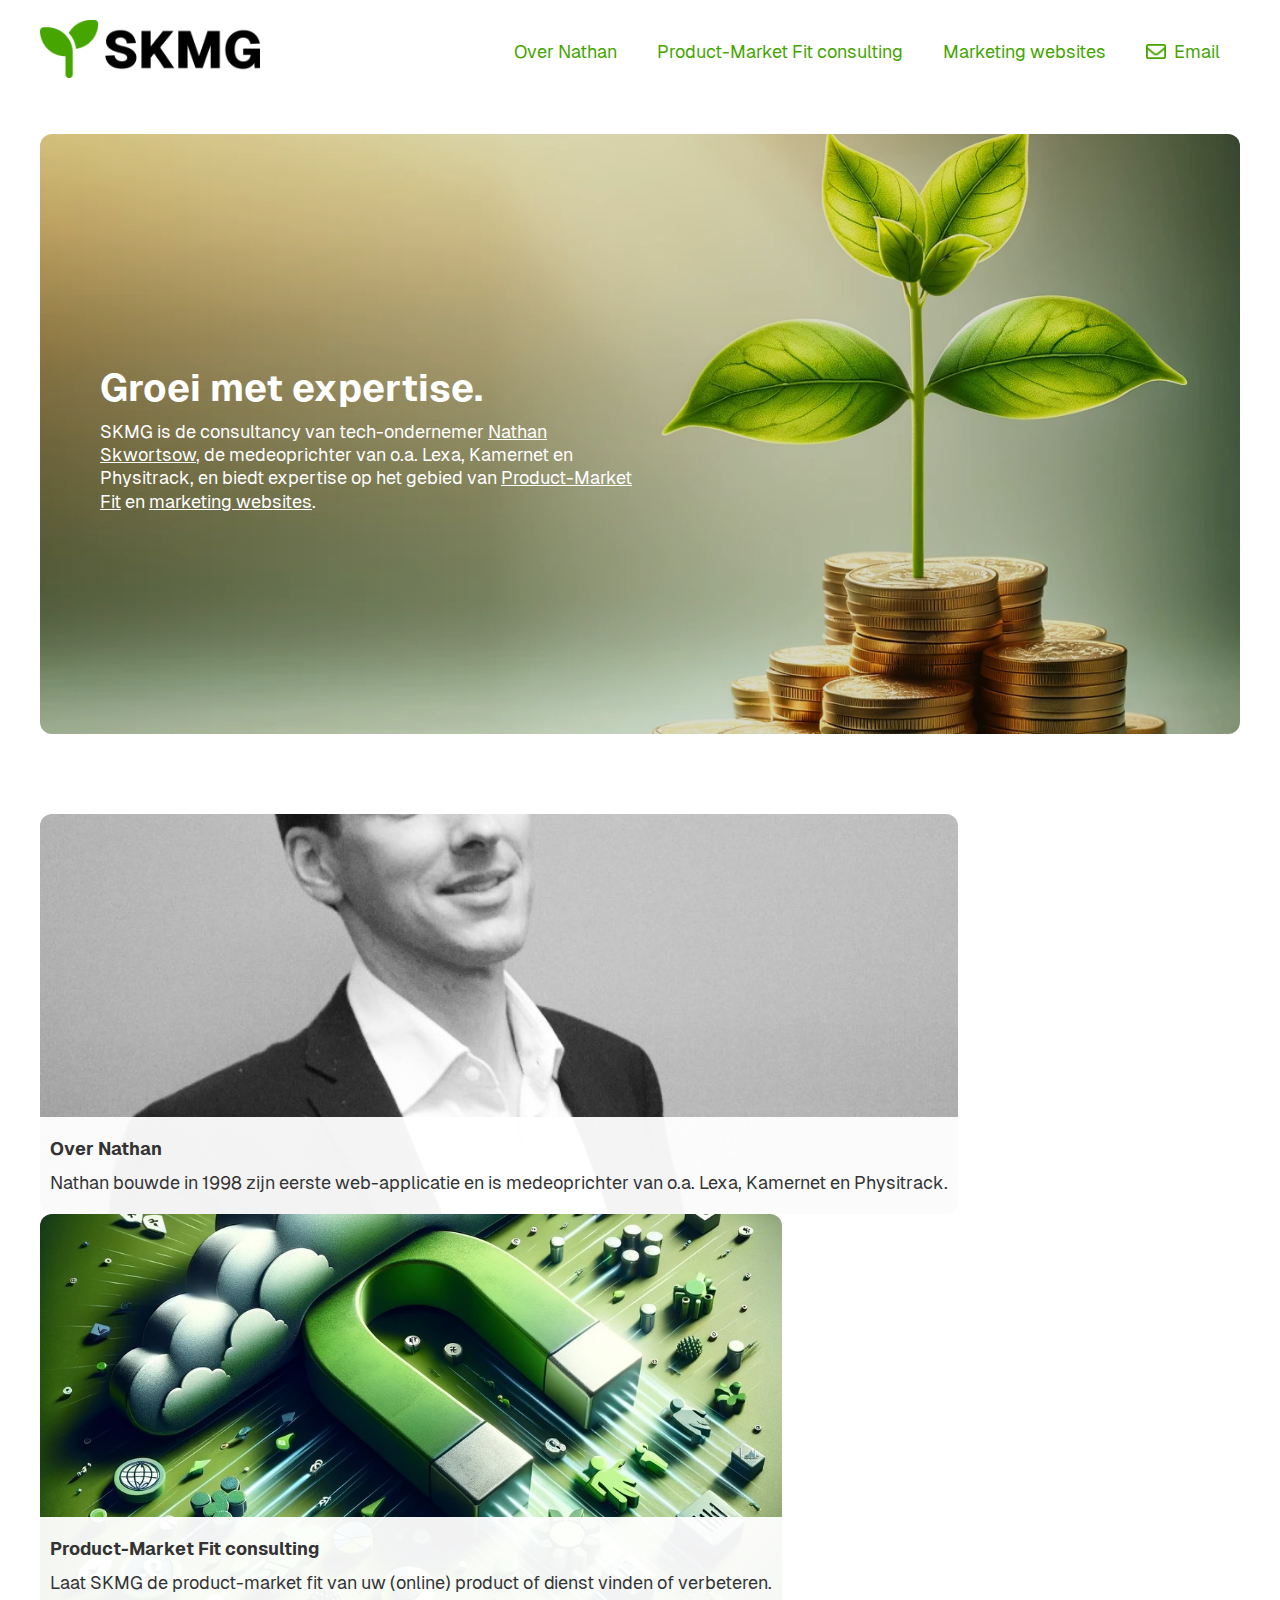
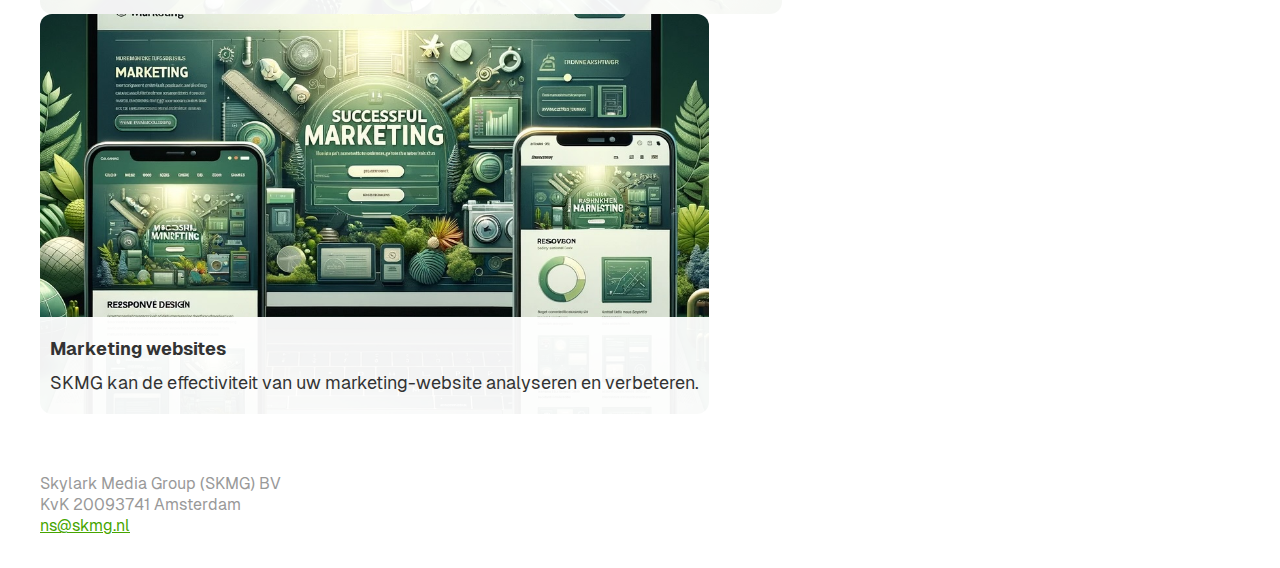
<file: index.html>
<!DOCTYPE html><!--  This site was created in Webflow. https://www.webflow.com  -->
<!--  Last Published: Tue Dec 12 2023 10:35:32 GMT+0000 (Coordinated Universal Time)  -->
<html data-wf-page="655f5c6adc15a2985f0aba49" data-wf-site="655f5c6adc15a2985f0aba40">
<head>
  <meta charset="utf-8">
  <title>SKMG - Groei met expertise</title>
  <meta content="SKMG is de consultancy van Nathan Skwortsow, de oprichter van o.a. Lexa, Kamernet en Physitrack, en biedt expertise op het gebied van product-market fit en marketing websites." name="description">
  <meta content="SKMG - Groei met expertise" property="og:title">
  <meta content="SKMG - Groei met expertise" property="twitter:title">
  <meta content="width=device-width, initial-scale=1" name="viewport">
  <meta content="Webflow" name="generator">
  <link href="css/normalize.css" rel="stylesheet" type="text/css">
  <link href="css/webflow.css" rel="stylesheet" type="text/css">
  <link href="css/skmg-nl.webflow.css" rel="stylesheet" type="text/css">
  <script type="text/javascript">!function(o,c){var n=c.documentElement,t=" w-mod-";n.className+=t+"js",("ontouchstart"in o||o.DocumentTouch&&c instanceof DocumentTouch)&&(n.className+=t+"touch")}(window,document);</script>
  <link href="images/favicon.png" rel="shortcut icon" type="image/x-icon">
  <link href="images/webclip.png" rel="apple-touch-icon">
</head>
<body class="body">
  <section class="section-topnav">
    <div class="w-layout-blockcontainer container topnav w-container">
      <a href="#" class="language">English</a>
    </div>
  </section>
  <div data-animation="default" data-collapse="medium" data-duration="400" data-easing="ease" data-easing2="ease" role="banner" class="nav w-nav">
    <div class="container w-container">
      <a href="index.html" aria-current="page" class="w-nav-brand w--current"><img src="images/skmg_logo3.png" loading="lazy" width="166.5" sizes="(max-width: 479px) 180px, 220px" alt="" srcset="images/skmg_logo3-p-500.png 500w, images/skmg_logo3-p-800.png 800w, images/skmg_logo3-p-1080.png 1080w, images/skmg_logo3.png 1498w" class="logo"></a>
      <nav role="navigation" class="nav-menu w-nav-menu">
        <a href="about.html" class="nav-link w-nav-link">Over Nathan</a>
        <a href="pmf.html" class="nav-link w-nav-link">Product-Market Fit consulting</a>
        <a href="marketing-websites.html" class="nav-link w-nav-link">Marketing websites</a>
        <a href="mailto:ns@skmg.nl" class="cont-nav-link w-inline-block"><img src="images/envelope.png" loading="lazy" alt="" class="ico">
          <div>Email</div>
        </a>
      </nav>
      <div class="menu-button w-nav-button">
        <div class="icon w-icon-nav-menu"></div>
      </div>
    </div>
  </div>
  <section class="hp-hero">
    <div class="w-layout-blockcontainer container hphero w-container">
      <div class="hero-text">
        <h1 class="heading-2">Groei met expertise.</h1>
        <p>SKMG is de consultancy van tech-ondernemer <a href="about.html" class="herolink">Nathan Skwortsow</a>, de medeoprichter van o.a. Lexa, Kamernet en Physitrack, en biedt expertise op het gebied van <a href="pmf.html" class="herolink">Product-Market Fit</a> en <a href="marketing-websites.html" class="herolink">marketing websites</a>.</p>
      </div>
    </div>
  </section>
  <section class="section-content">
    <div class="w-layout-blockcontainer container w-container">
      <div class="w-layout-grid grid">
        <a href="about.html" class="card-link w-inline-block">
          <div class="card-service">
            <div class="card-text">
              <h4 class="heading">Over Nathan</h4>
              <p>Nathan bouwde in 1998 zijn eerste web-applicatie en is medeoprichter van o.a. Lexa, Kamernet en Physitrack.</p>
            </div>
          </div>
        </a>
        <a href="pmf.html" class="card-link w-inline-block">
          <div class="card-service pmf">
            <div class="card-text">
              <h4>Product-Market Fit consulting</h4>
              <p>Laat SKMG de product-market fit van uw (online) product of dienst vinden of verbeteren.</p>
            </div>
          </div>
        </a>
        <a href="marketing-websites.html" class="card-link w-inline-block">
          <div class="card-service online-presence">
            <div class="card-text">
              <h4>Marketing websites</h4>
              <p>SKMG kan de effectiviteit van uw marketing-website analyseren en verbeteren.</p>
            </div>
          </div>
        </a>
      </div>
    </div>
  </section>
  <section class="footer">
    <div class="w-layout-blockcontainer container w-container">
      <p>Skylark Media Group (SKMG) BV<br>KvK 20093741 Amsterdam<br>
        <a href="mailto:ns@skmg.nl">ns@skmg.nl</a><br>‍
      </p>
    </div>
  </section>
  <script src="https://d3e54v103j8qbb.cloudfront.net/js/jquery-3.5.1.min.dc5e7f18c8.js?site=655f5c6adc15a2985f0aba40" type="text/javascript" integrity="sha256-9/aliU8dGd2tb6OSsuzixeV4y/faTqgFtohetphbbj0=" crossorigin="anonymous"></script>
  <script src="js/webflow.js" type="text/javascript"></script>
</body>
</html>
</file>
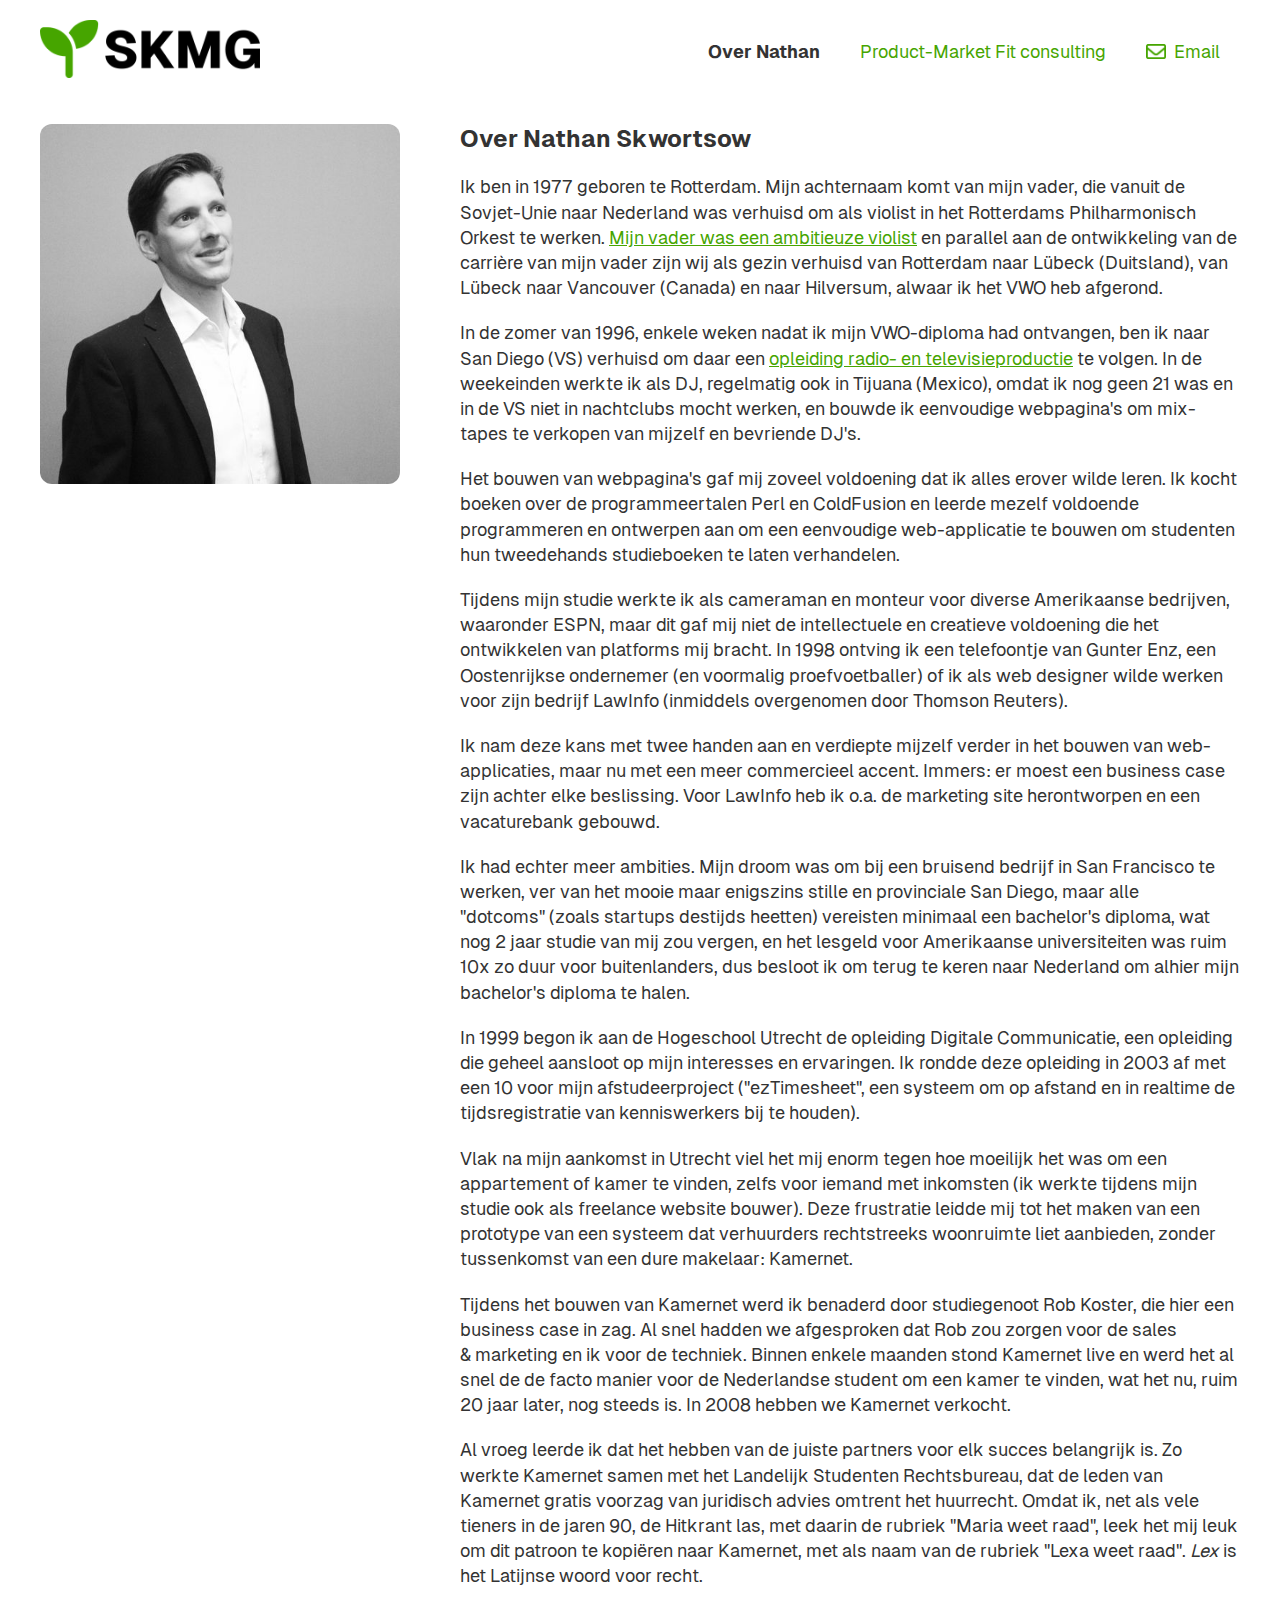
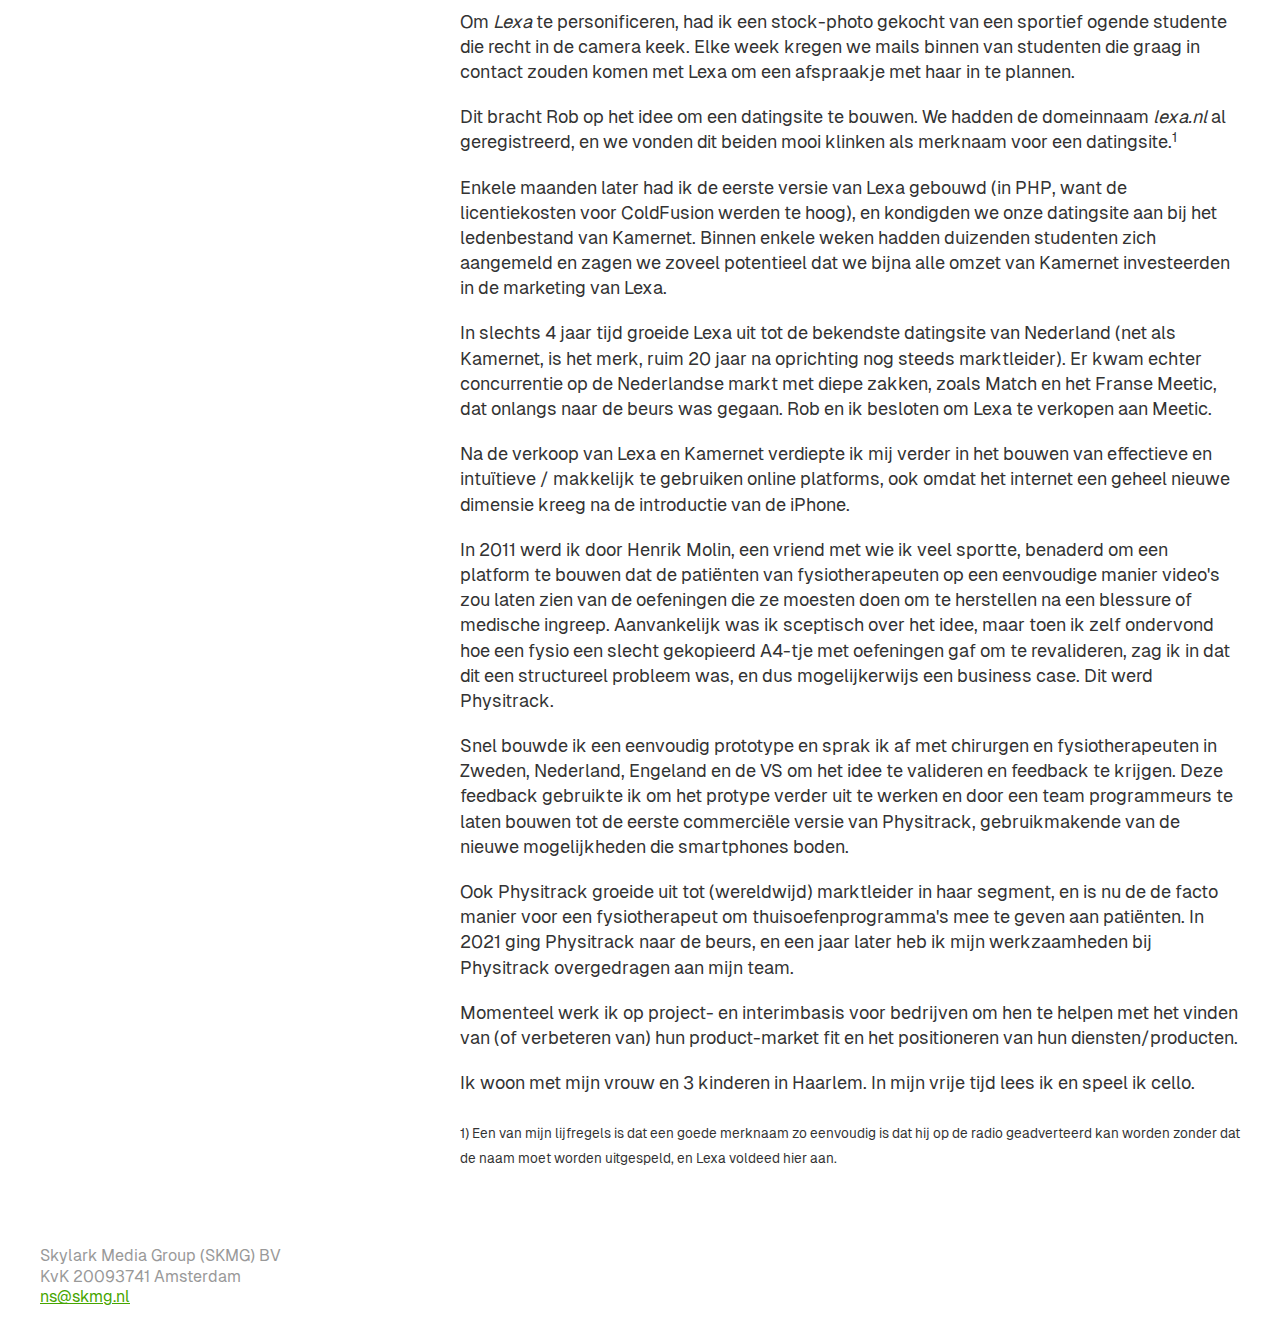
<file: about.html>
<!DOCTYPE html><!--  This site was created in Webflow. https://webflow.com  --><!--  Last Published: Wed Jun 25 2025 13:24:14 GMT+0000 (Coordinated Universal Time)  -->
<html data-wf-page="656608ab4cd79ba06e8f6e36" data-wf-site="655f5c6adc15a2985f0aba40">
<head>
  <meta charset="utf-8">
  <title>SKMG - Over Nathan Skwortsow</title>
  <meta content="SKMG is de consultancy van Nathan Skwortsow, de oprichter van o.a. Lexa, Kamernet en Physitrack, en biedt expertise op het gebied van product-market fit en marketing websites." name="description">
  <meta content="SKMG - Over Nathan Skwortsow" property="og:title">
  <meta content="SKMG is de consultancy van Nathan Skwortsow, de oprichter van o.a. Lexa, Kamernet en Physitrack, en biedt expertise op het gebied van product-market fit en marketing websites." property="og:description">
  <meta content="SKMG - Over Nathan Skwortsow" property="twitter:title">
  <meta content="SKMG is de consultancy van Nathan Skwortsow, de oprichter van o.a. Lexa, Kamernet en Physitrack, en biedt expertise op het gebied van product-market fit en marketing websites." property="twitter:description">
  <meta property="og:type" content="website">
  <meta content="summary_large_image" name="twitter:card">
  <meta content="width=device-width, initial-scale=1" name="viewport">
  <meta content="Webflow" name="generator">
  <link href="css/normalize.css" rel="stylesheet" type="text/css">
  <link href="css/webflow.css" rel="stylesheet" type="text/css">
  <link href="css/skmg-nl.webflow.css" rel="stylesheet" type="text/css">
  <script type="text/javascript">!function(o,c){var n=c.documentElement,t=" w-mod-";n.className+=t+"js",("ontouchstart"in o||o.DocumentTouch&&c instanceof DocumentTouch)&&(n.className+=t+"touch")}(window,document);</script>
  <link href="images/favicon.png" rel="shortcut icon" type="image/x-icon">
  <link href="images/webclip.png" rel="apple-touch-icon">
</head>
<body class="body">
  <section class="section-topnav">
    <div class="w-layout-blockcontainer container topnav w-container">
      <a href="#" class="language">English</a>
    </div>
  </section>
  <div data-animation="default" data-collapse="medium" data-duration="400" data-easing="ease" data-easing2="ease" role="banner" class="nav w-nav">
    <div class="container w-container">
      <a href="index.html" class="w-nav-brand"><img src="images/skmg_logo3.png" loading="lazy" width="166.5" sizes="166.5px" alt="" srcset="images/skmg_logo3-p-500.png 500w, images/skmg_logo3-p-800.png 800w, images/skmg_logo3-p-1080.png 1080w, images/skmg_logo3.png 1498w" class="logo"></a>
      <nav role="navigation" class="nav-menu w-nav-menu">
        <a href="about.html" aria-current="page" class="nav-link w-nav-link w--current">Over Nathan</a>
        <a href="pmf.html" class="nav-link w-nav-link">Product-Market Fit consulting</a>
        <a href="mailto:ns@skmg.nl" class="cont-nav-link w-inline-block"><img src="images/envelope.png" loading="lazy" alt="" class="ico">
          <div>Email</div>
        </a>
      </nav>
      <div class="menu-button w-nav-button">
        <div class="icon w-icon-nav-menu"></div>
      </div>
    </div>
  </div>
  <section class="section-content">
    <div class="w-layout-blockcontainer container content-sub w-container">
      <div class="sub-meta"><img src="images/ns.jpeg" loading="lazy" sizes="(max-width: 479px) 92vw, (max-width: 767px) 47vw, (max-width: 991px) 48vw, 30vw" srcset="images/ns-p-500.jpeg 500w, images/ns.jpeg 800w" alt="Nathan Skwortsow (portrait)" class="img"></div>
      <div class="sub-content">
        <h3 class="subh">Over Nathan Skwortsow</h3>
        <div target="_blank" class="richtext w-richtext">
          <p>Ik ben in 1977 geboren te Rotterdam. Mijn achternaam komt van mijn vader, die vanuit de Sovjet-Unie naar Nederland was verhuisd om als violist in het Rotterdams Philharmonisch Orkest te werken. <a href="https://www.skwortsow.com" target="_blank">Mijn vader was een ambitieuze violist</a> en parallel aan de ontwikkeling van de carrière van mijn vader zijn wij als gezin verhuisd van Rotterdam naar Lübeck (Duitsland), van Lübeck naar Vancouver (Canada) en naar Hilversum, alwaar ik het VWO heb afgerond.</p>
          <p>In de zomer van 1996, enkele weken nadat ik mijn VWO-diploma had ontvangen, ben ik naar San Diego (VS) verhuisd om daar een <a href="https://www.palomar.edu/dba/" target="_blank">opleiding radio- en televisieproductie</a> te volgen. In de weekeinden werkte ik als DJ, regelmatig ook in Tijuana (Mexico), omdat ik nog geen 21 was en in de VS niet in nachtclubs mocht werken, en bouwde ik eenvoudige webpagina&#x27;s om mix-tapes te verkopen van mijzelf en bevriende DJ&#x27;s. </p>
          <p>Het bouwen van webpagina&#x27;s gaf mij zoveel voldoening dat ik alles erover wilde leren. Ik kocht boeken over de programmeertalen Perl en ColdFusion en leerde mezelf voldoende programmeren en ontwerpen aan om een eenvoudige web-applicatie te bouwen om studenten hun tweedehands studieboeken te laten verhandelen. </p>
          <p>Tijdens mijn studie werkte ik als cameraman en monteur voor diverse Amerikaanse bedrijven, waaronder ESPN, maar dit gaf mij niet de intellectuele en creatieve voldoening die het ontwikkelen van platforms mij bracht. In 1998 ontving ik een telefoontje van Gunter Enz, een Oostenrijkse ondernemer (en voormalig proefvoetballer) of ik als web designer wilde werken voor zijn bedrijf LawInfo (inmiddels overgenomen door Thomson Reuters). </p>
          <p>Ik nam deze kans met twee handen aan en verdiepte mijzelf verder in het bouwen van web-applicaties, maar nu met een meer commercieel accent. Immers: er moest een business case zijn achter elke beslissing. Voor LawInfo heb ik o.a. de marketing site herontworpen en een vacaturebank gebouwd. </p>
          <p>Ik had echter meer ambities. Mijn droom was om bij een bruisend bedrijf in San Francisco te werken, ver van het mooie maar enigszins stille en provinciale San Diego, maar alle &quot;dotcoms&quot; (zoals startups destijds heetten) vereisten minimaal een bachelor&#x27;s diploma, wat nog 2 jaar studie van mij zou vergen, en het lesgeld voor Amerikaanse universiteiten was ruim 10x zo duur voor buitenlanders, dus besloot ik om terug te keren naar Nederland om alhier mijn bachelor&#x27;s diploma te halen.</p>
          <p>In 1999 begon ik aan de Hogeschool Utrecht de opleiding Digitale Communicatie, een opleiding die geheel aansloot op mijn interesses en ervaringen. Ik rondde deze opleiding in 2003 af met een 10 voor mijn afstudeerproject (&quot;ezTimesheet&quot;, een systeem om op afstand en in realtime de tijdsregistratie van kenniswerkers bij te houden).</p>
          <p>Vlak na mijn aankomst in Utrecht viel het mij enorm tegen hoe moeilijk het was om een appartement of kamer te vinden, zelfs voor iemand met inkomsten (ik werkte tijdens mijn studie ook als freelance website bouwer). Deze frustratie leidde mij tot het maken van een prototype van een systeem dat verhuurders rechtstreeks woonruimte liet aanbieden, zonder tussenkomst van een dure makelaar: Kamernet. </p>
          <p>Tijdens het bouwen van Kamernet werd ik benaderd door studiegenoot Rob Koster, die hier een business case in zag. Al snel hadden we afgesproken dat Rob zou zorgen voor de sales &amp; marketing en ik voor de techniek. Binnen enkele maanden stond Kamernet live en werd het al snel de de facto manier voor de Nederlandse student om een kamer te vinden, wat het nu, ruim 20 jaar later, nog steeds is. In 2008 hebben we Kamernet verkocht.</p>
          <p>Al vroeg leerde ik dat het hebben van de juiste partners voor elk succes belangrijk is. Zo werkte Kamernet samen met het Landelijk Studenten Rechtsbureau, dat de leden van Kamernet gratis voorzag van juridisch advies omtrent het huurrecht. Omdat ik, net als vele tieners in de jaren 90, de Hitkrant las, met daarin de rubriek &quot;Maria weet raad&quot;, leek het mij leuk om dit patroon te kopiëren naar Kamernet, met als naam van de rubriek &quot;Lexa weet raad&quot;. <em>Lex</em> is het Latijnse woord voor recht.</p>
          <p>Om <em>Lexa</em> te personificeren, had ik een stock-photo gekocht van een sportief ogende studente die recht in de camera keek. Elke week kregen we mails binnen van studenten die graag in contact zouden komen met Lexa om een afspraakje met haar in te plannen.</p>
          <p>Dit bracht Rob op het idee om een datingsite te bouwen. We hadden de domeinnaam <em>lexa.nl</em> al geregistreerd, en we vonden dit beiden mooi klinken als merknaam voor een datingsite.<sup>1</sup></p>
          <p>Enkele maanden later had ik de eerste versie van Lexa gebouwd (in PHP, want de licentiekosten voor ColdFusion werden te hoog), en kondigden we onze datingsite aan bij het ledenbestand van Kamernet. Binnen enkele weken hadden duizenden studenten zich aangemeld en zagen we zoveel potentieel dat we bijna alle omzet van Kamernet investeerden in de marketing van Lexa.</p>
          <p>In slechts 4 jaar tijd groeide Lexa uit tot de bekendste datingsite van Nederland (net als Kamernet, is het merk, ruim 20 jaar na oprichting nog steeds marktleider). Er kwam echter concurrentie op de Nederlandse markt met diepe zakken, zoals Match en het Franse Meetic, dat onlangs naar de beurs was gegaan. Rob en ik besloten om Lexa te verkopen aan Meetic.</p>
          <p>Na de verkoop van Lexa en Kamernet verdiepte ik mij verder in het bouwen van effectieve en intuïtieve / makkelijk te gebruiken online platforms, ook omdat het internet een geheel nieuwe dimensie kreeg na de introductie van de iPhone.</p>
          <p>In 2011 werd ik door Henrik Molin, een vriend met wie ik veel sportte, benaderd om een platform te bouwen dat de patiënten van fysiotherapeuten op een eenvoudige manier video&#x27;s zou laten zien van de oefeningen die ze moesten doen om te herstellen na een blessure of medische ingreep. Aanvankelijk was ik sceptisch over het idee, maar toen ik zelf ondervond hoe een fysio een slecht gekopieerd A4-tje met oefeningen gaf om te revalideren, zag ik in dat dit een structureel probleem was, en dus mogelijkerwijs een business case. Dit werd Physitrack.</p>
          <p>Snel bouwde ik een eenvoudig prototype en sprak ik af met chirurgen en fysiotherapeuten in Zweden, Nederland, Engeland en de VS om het idee te valideren en feedback te krijgen. Deze feedback gebruikte ik om het protype verder uit te werken en door een team programmeurs te laten bouwen tot de eerste commerciële versie van Physitrack, gebruikmakende van de nieuwe mogelijkheden die smartphones boden.</p>
          <p>Ook Physitrack groeide uit tot (wereldwijd) marktleider in haar segment, en is nu de de facto manier voor een fysiotherapeut om thuisoefenprogramma&#x27;s mee te geven aan patiënten. In 2021 ging Physitrack naar de beurs, en een jaar later heb ik mijn werkzaamheden bij Physitrack overgedragen aan mijn team.</p>
          <p>Momenteel werk ik op project- en interimbasis voor bedrijven om hen te helpen met het vinden van (of verbeteren van) hun product-market fit en het positioneren van hun diensten/producten.</p>
          <p>Ik woon met mijn vrouw en 3 kinderen in Haarlem. In mijn vrije tijd lees ik en speel ik cello.</p>
          <p><sub>1) Een van mijn lijfregels is dat een goede merknaam zo eenvoudig is dat hij op de radio geadverteerd kan worden zonder dat de naam moet worden uitgespeld, en Lexa voldeed hier aan.</sub></p>
        </div>
      </div>
    </div>
  </section>
  <section class="footer">
    <div class="w-layout-blockcontainer container w-container">
      <p>Skylark Media Group (SKMG) BV<br>KvK 20093741 Amsterdam<br>
        <a href="mailto:ns@skmg.nl">ns@skmg.nl</a><br>‍
      </p>
    </div>
  </section>
  <script src="https://d3e54v103j8qbb.cloudfront.net/js/jquery-3.5.1.min.dc5e7f18c8.js?site=655f5c6adc15a2985f0aba40" type="text/javascript" integrity="sha256-9/aliU8dGd2tb6OSsuzixeV4y/faTqgFtohetphbbj0=" crossorigin="anonymous"></script>
  <script src="js/webflow.js" type="text/javascript"></script>
</body>
</html>
</file>
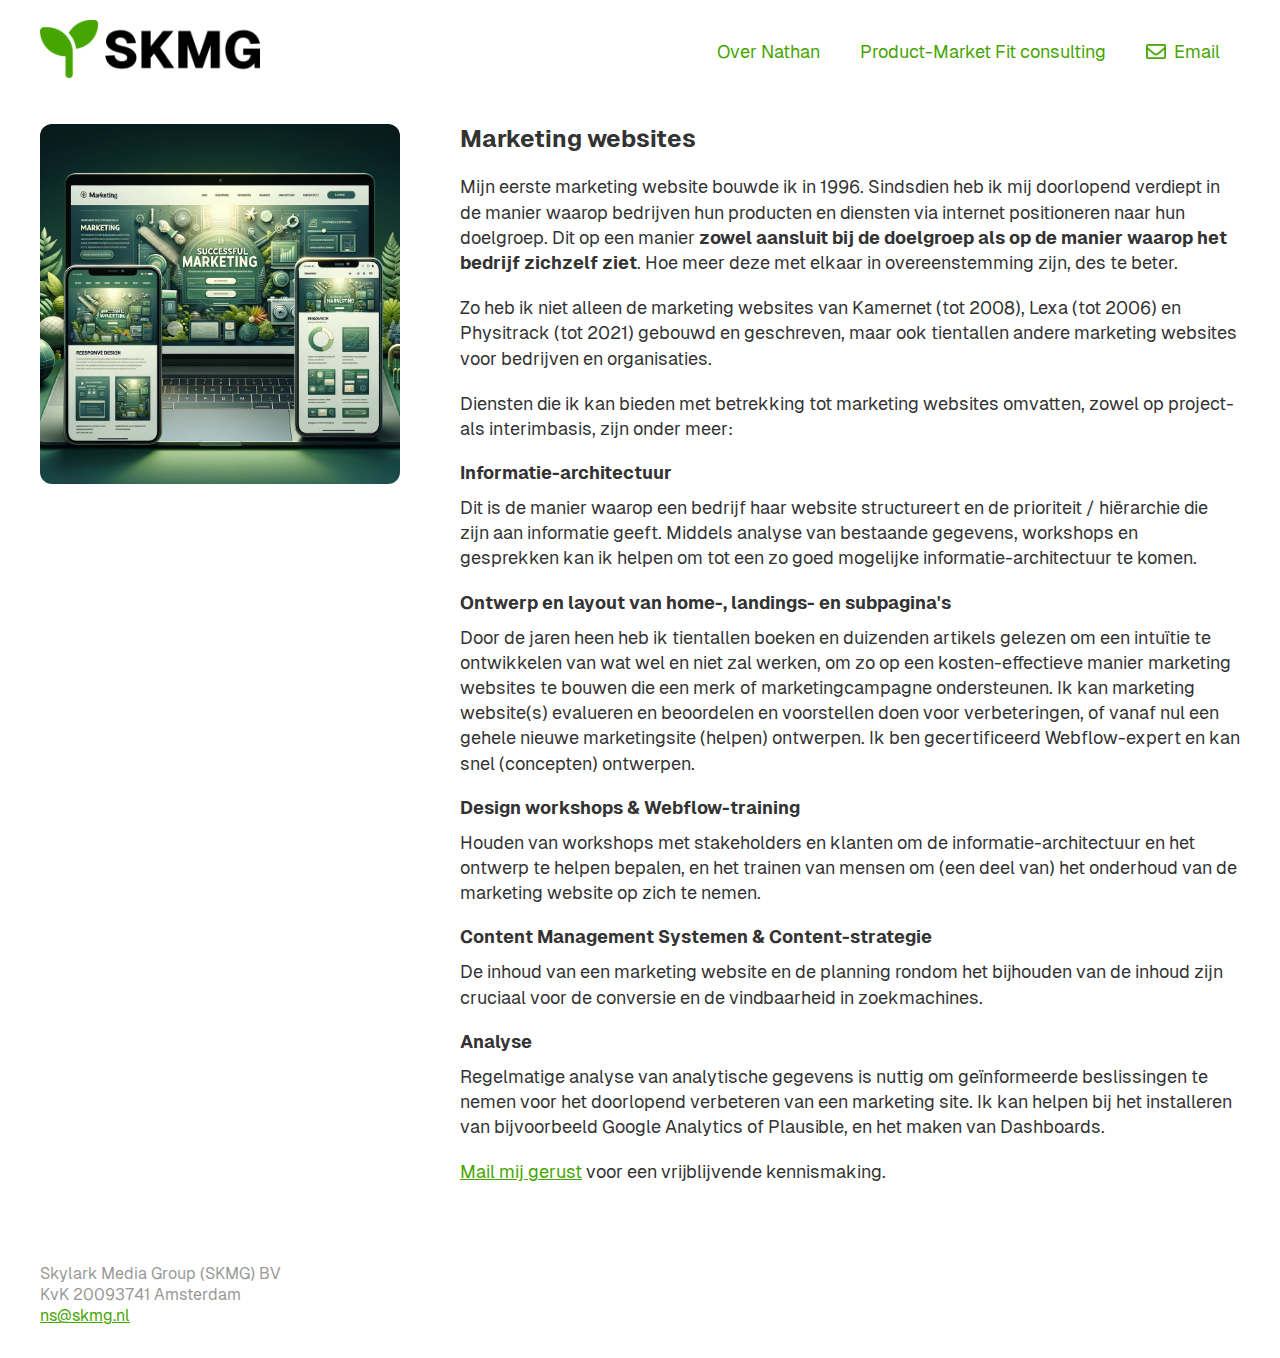
<file: marketing-websites.html>
<!DOCTYPE html><!--  This site was created in Webflow. https://webflow.com  --><!--  Last Published: Wed Jun 25 2025 13:24:14 GMT+0000 (Coordinated Universal Time)  -->
<html data-wf-page="65772a2cd0d919a8eac10bae" data-wf-site="655f5c6adc15a2985f0aba40">
<head>
  <meta charset="utf-8">
  <title>Marketing websites</title>
  <meta content="SKMG is de consultancy van Nathan Skwortsow, de oprichter van o.a. Lexa, Kamernet en Physitrack, en biedt expertise op het gebied van product-market fit en marketing websites." name="description">
  <meta content="Marketing websites" property="og:title">
  <meta content="SKMG is de consultancy van Nathan Skwortsow, de oprichter van o.a. Lexa, Kamernet en Physitrack, en biedt expertise op het gebied van product-market fit en marketing websites." property="og:description">
  <meta content="Marketing websites" property="twitter:title">
  <meta content="SKMG is de consultancy van Nathan Skwortsow, de oprichter van o.a. Lexa, Kamernet en Physitrack, en biedt expertise op het gebied van product-market fit en marketing websites." property="twitter:description">
  <meta property="og:type" content="website">
  <meta content="summary_large_image" name="twitter:card">
  <meta content="width=device-width, initial-scale=1" name="viewport">
  <meta content="Webflow" name="generator">
  <link href="css/normalize.css" rel="stylesheet" type="text/css">
  <link href="css/webflow.css" rel="stylesheet" type="text/css">
  <link href="css/skmg-nl.webflow.css" rel="stylesheet" type="text/css">
  <script type="text/javascript">!function(o,c){var n=c.documentElement,t=" w-mod-";n.className+=t+"js",("ontouchstart"in o||o.DocumentTouch&&c instanceof DocumentTouch)&&(n.className+=t+"touch")}(window,document);</script>
  <link href="images/favicon.png" rel="shortcut icon" type="image/x-icon">
  <link href="images/webclip.png" rel="apple-touch-icon">
</head>
<body class="body">
  <section class="section-topnav">
    <div class="w-layout-blockcontainer container topnav w-container">
      <a href="#" class="language">English</a>
    </div>
  </section>
  <div data-animation="default" data-collapse="medium" data-duration="400" data-easing="ease" data-easing2="ease" role="banner" class="nav w-nav">
    <div class="container w-container">
      <a href="index.html" class="w-nav-brand"><img src="images/skmg_logo3.png" loading="lazy" width="166.5" sizes="166.5px" alt="" srcset="images/skmg_logo3-p-500.png 500w, images/skmg_logo3-p-800.png 800w, images/skmg_logo3-p-1080.png 1080w, images/skmg_logo3.png 1498w" class="logo"></a>
      <nav role="navigation" class="nav-menu w-nav-menu">
        <a href="about.html" class="nav-link w-nav-link">Over Nathan</a>
        <a href="pmf.html" class="nav-link w-nav-link">Product-Market Fit consulting</a>
        <a href="mailto:ns@skmg.nl" class="cont-nav-link w-inline-block"><img src="images/envelope.png" loading="lazy" alt="" class="ico">
          <div>Email</div>
        </a>
      </nav>
      <div class="menu-button w-nav-button">
        <div class="icon w-icon-nav-menu"></div>
      </div>
    </div>
  </div>
  <section class="section-content">
    <div class="w-layout-blockcontainer container content-sub w-container">
      <div class="sub-meta"><img src="images/marketing-website.jpg" loading="lazy" sizes="(max-width: 767px) 100vw, (max-width: 991px) 728px, 940px" srcset="images/marketing-website-p-500.jpg 500w, images/marketing-website-p-800.jpg 800w, images/marketing-website.jpg 1024w" alt="" class="img"></div>
      <div class="sub-content">
        <h3 class="subh">Marketing websites</h3>
        <div target="_blank" class="richtext w-richtext">
          <p>Mijn eerste marketing website bouwde ik in 1996. Sindsdien heb ik mij doorlopend verdiept in de manier waarop bedrijven hun producten en diensten via internet positioneren naar hun doelgroep. Dit op een manier <strong>zowel aansluit bij de doelgroep als op de manier waarop het bedrijf zichzelf ziet</strong>. Hoe meer deze met elkaar in overeenstemming zijn, des te beter.</p>
          <p>Zo heb ik niet alleen de marketing websites van Kamernet (tot 2008), Lexa (tot 2006) en Physitrack (tot 2021) gebouwd en geschreven, maar ook tientallen andere marketing websites voor bedrijven en organisaties.</p>
          <p>Diensten die ik kan bieden met betrekking tot marketing websites omvatten, zowel op project- als interimbasis, zijn onder meer:</p>
          <h4>Informatie-architectuur</h4>
          <p>Dit is de manier waarop een bedrijf haar website structureert en de prioriteit / hiërarchie die zijn aan informatie geeft. Middels analyse van bestaande gegevens, workshops en gesprekken kan ik helpen om tot een zo goed mogelijke informatie-architectuur te komen.</p>
          <h4>Ontwerp en layout van home-, landings- en subpagina&#x27;s</h4>
          <p>Door de jaren heen heb ik tientallen boeken en duizenden artikels gelezen om een intuïtie te ontwikkelen van wat wel en niet zal werken, om zo op een kosten-effectieve manier marketing websites te bouwen die een merk of marketingcampagne ondersteunen. Ik kan marketing website(s) evalueren en beoordelen en voorstellen doen voor verbeteringen, of vanaf nul een gehele nieuwe marketingsite (helpen) ontwerpen. Ik ben gecertificeerd Webflow-expert en kan snel (concepten) ontwerpen.</p>
          <h4>Design workshops &amp; Webflow-training</h4>
          <p>Houden van workshops met stakeholders en klanten om de informatie-architectuur en het ontwerp te helpen bepalen, en het trainen van mensen om (een deel van) het onderhoud van de marketing website op zich te nemen.</p>
          <h4>Content Management Systemen &amp; Content-strategie</h4>
          <p>De inhoud van een marketing website en de planning rondom het bijhouden van de inhoud zijn cruciaal voor de conversie en de vindbaarheid in zoekmachines. </p>
          <h4>Analyse</h4>
          <p>Regelmatige analyse van analytische gegevens is nuttig om geïnformeerde beslissingen te nemen voor het doorlopend verbeteren van een marketing site. Ik kan helpen bij het installeren van bijvoorbeeld Google Analytics of Plausible, en het maken van Dashboards.</p>
          <p>
            <a href="mailto:ns@skmg.nl">Mail mij gerust</a> voor een vrijblijvende kennismaking.
          </p>
        </div>
      </div>
    </div>
  </section>
  <section class="footer">
    <div class="w-layout-blockcontainer container w-container">
      <p>Skylark Media Group (SKMG) BV<br>KvK 20093741 Amsterdam<br>
        <a href="mailto:ns@skmg.nl">ns@skmg.nl</a><br>‍
      </p>
    </div>
  </section>
  <script src="https://d3e54v103j8qbb.cloudfront.net/js/jquery-3.5.1.min.dc5e7f18c8.js?site=655f5c6adc15a2985f0aba40" type="text/javascript" integrity="sha256-9/aliU8dGd2tb6OSsuzixeV4y/faTqgFtohetphbbj0=" crossorigin="anonymous"></script>
  <script src="js/webflow.js" type="text/javascript"></script>
</body>
</html>
</file>
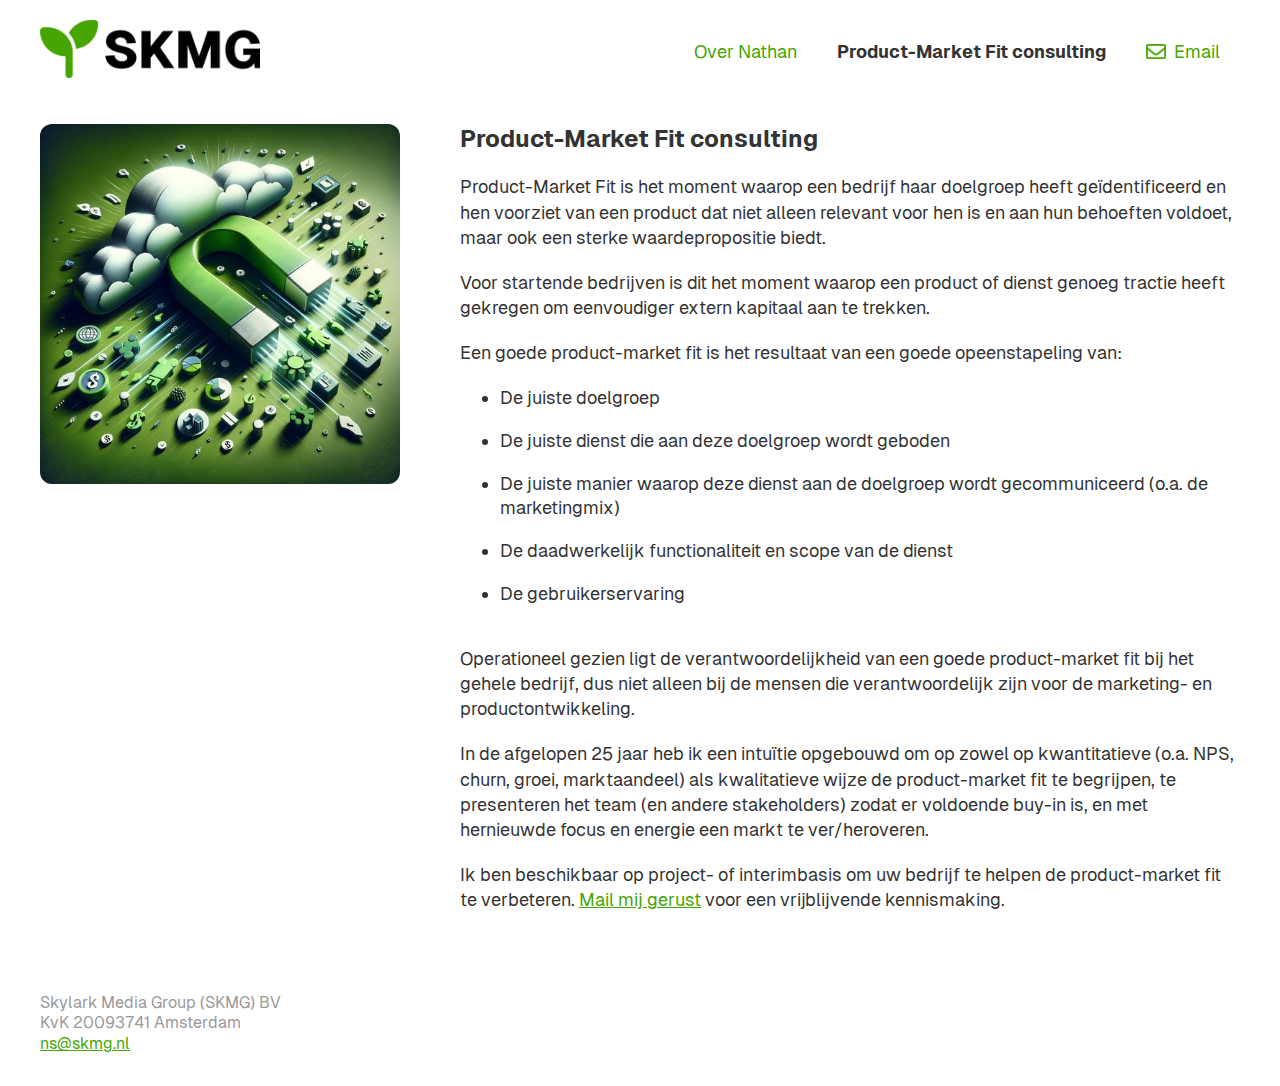
<file: pmf.html>
<!DOCTYPE html><!--  This site was created in Webflow. https://webflow.com  --><!--  Last Published: Wed Jun 25 2025 13:24:14 GMT+0000 (Coordinated Universal Time)  -->
<html data-wf-page="65771d43184cf09e927e617c" data-wf-site="655f5c6adc15a2985f0aba40">
<head>
  <meta charset="utf-8">
  <title>Product-Market Fit</title>
  <meta content="SKMG is de consultancy van Nathan Skwortsow, de oprichter van o.a. Lexa, Kamernet en Physitrack, en biedt expertise op het gebied van product-market fit en marketing websites." name="description">
  <meta content="Product-Market Fit" property="og:title">
  <meta content="SKMG is de consultancy van Nathan Skwortsow, de oprichter van o.a. Lexa, Kamernet en Physitrack, en biedt expertise op het gebied van product-market fit en marketing websites." property="og:description">
  <meta content="Product-Market Fit" property="twitter:title">
  <meta content="SKMG is de consultancy van Nathan Skwortsow, de oprichter van o.a. Lexa, Kamernet en Physitrack, en biedt expertise op het gebied van product-market fit en marketing websites." property="twitter:description">
  <meta property="og:type" content="website">
  <meta content="summary_large_image" name="twitter:card">
  <meta content="width=device-width, initial-scale=1" name="viewport">
  <meta content="Webflow" name="generator">
  <link href="css/normalize.css" rel="stylesheet" type="text/css">
  <link href="css/webflow.css" rel="stylesheet" type="text/css">
  <link href="css/skmg-nl.webflow.css" rel="stylesheet" type="text/css">
  <script type="text/javascript">!function(o,c){var n=c.documentElement,t=" w-mod-";n.className+=t+"js",("ontouchstart"in o||o.DocumentTouch&&c instanceof DocumentTouch)&&(n.className+=t+"touch")}(window,document);</script>
  <link href="images/favicon.png" rel="shortcut icon" type="image/x-icon">
  <link href="images/webclip.png" rel="apple-touch-icon">
</head>
<body class="body">
  <section class="section-topnav">
    <div class="w-layout-blockcontainer container topnav w-container">
      <a href="#" class="language">English</a>
    </div>
  </section>
  <div data-animation="default" data-collapse="medium" data-duration="400" data-easing="ease" data-easing2="ease" role="banner" class="nav w-nav">
    <div class="container w-container">
      <a href="index.html" class="w-nav-brand"><img src="images/skmg_logo3.png" loading="lazy" width="166.5" sizes="166.5px" alt="" srcset="images/skmg_logo3-p-500.png 500w, images/skmg_logo3-p-800.png 800w, images/skmg_logo3-p-1080.png 1080w, images/skmg_logo3.png 1498w" class="logo"></a>
      <nav role="navigation" class="nav-menu w-nav-menu">
        <a href="about.html" class="nav-link w-nav-link">Over Nathan</a>
        <a href="pmf.html" aria-current="page" class="nav-link w-nav-link w--current">Product-Market Fit consulting</a>
        <a href="mailto:ns@skmg.nl" class="cont-nav-link w-inline-block"><img src="images/envelope.png" loading="lazy" alt="" class="ico">
          <div>Email</div>
        </a>
      </nav>
      <div class="menu-button w-nav-button">
        <div class="icon w-icon-nav-menu"></div>
      </div>
    </div>
  </div>
  <section class="section-content">
    <div class="w-layout-blockcontainer container content-sub w-container">
      <div class="sub-meta"><img src="images/pmf.jpg" loading="lazy" sizes="(max-width: 479px) 92vw, (max-width: 767px) 47vw, (max-width: 991px) 48vw, 30vw" srcset="images/pmf-p-500.jpg 500w, images/pmf-p-800.jpg 800w, images/pmf.jpg 1024w" alt="" class="img"></div>
      <div class="sub-content">
        <h3 class="subh">Product-Market Fit consulting</h3>
        <div target="_blank" class="richtext w-richtext">
          <p>Product-Market Fit is het moment waarop een bedrijf haar doelgroep heeft geïdentificeerd en hen voorziet van een product dat niet alleen relevant voor hen is en aan hun behoeften voldoet, maar ook een sterke waardepropositie biedt. </p>
          <p>Voor startende bedrijven is dit het moment waarop een product of dienst genoeg tractie heeft gekregen om eenvoudiger extern kapitaal aan te trekken.</p>
          <p>Een goede product-market fit is het resultaat van een goede opeenstapeling van:</p>
          <ul role="list">
            <li>De juiste doelgroep</li>
            <li>De juiste dienst die aan deze doelgroep wordt geboden</li>
            <li>De juiste manier waarop deze dienst aan de doelgroep wordt gecommuniceerd (o.a. de marketingmix)</li>
            <li>De daadwerkelijk functionaliteit en scope van de dienst</li>
            <li>De gebruikerservaring</li>
          </ul>
          <p>Operationeel gezien ligt de verantwoordelijkheid van een goede product-market fit bij het gehele bedrijf, dus niet alleen bij de mensen die verantwoordelijk zijn voor de marketing- en productontwikkeling.</p>
          <p>In de afgelopen 25 jaar heb ik een intuïtie opgebouwd om op zowel op kwantitatieve (o.a. NPS, churn, groei, marktaandeel) als kwalitatieve wijze de product-market fit te begrijpen, te presenteren het team (en andere stakeholders) zodat er voldoende buy-in is, en met hernieuwde focus en energie een markt te ver/heroveren.</p>
          <p>Ik ben beschikbaar op project- of interimbasis om uw bedrijf te helpen de product-market fit te verbeteren. <a href="mailto:ns@skmg.nl">Mail mij gerust</a> voor een vrijblijvende kennismaking.</p>
        </div>
      </div>
    </div>
  </section>
  <section class="footer">
    <div class="w-layout-blockcontainer container w-container">
      <p>Skylark Media Group (SKMG) BV<br>KvK 20093741 Amsterdam<br>
        <a href="mailto:ns@skmg.nl">ns@skmg.nl</a><br>‍
      </p>
    </div>
  </section>
  <script src="https://d3e54v103j8qbb.cloudfront.net/js/jquery-3.5.1.min.dc5e7f18c8.js?site=655f5c6adc15a2985f0aba40" type="text/javascript" integrity="sha256-9/aliU8dGd2tb6OSsuzixeV4y/faTqgFtohetphbbj0=" crossorigin="anonymous"></script>
  <script src="js/webflow.js" type="text/javascript"></script>
</body>
</html>
</file>
<file: css/webflow.css>
@font-face {
  font-family: 'webflow-icons';
  src: url("[data-uri]") format('truetype');
  font-weight: normal;
  font-style: normal;
}
[class^="w-icon-"],
[class*=" w-icon-"] {
  /* use !important to prevent issues with browser extensions that change fonts */
  font-family: 'webflow-icons' !important;
  speak: none;
  font-style: normal;
  font-weight: normal;
  font-variant: normal;
  text-transform: none;
  line-height: 1;
  /* Better Font Rendering =========== */
  -webkit-font-smoothing: antialiased;
  -moz-osx-font-smoothing: grayscale;
}
.w-icon-slider-right:before {
  content: "\e600";
}
.w-icon-slider-left:before {
  content: "\e601";
}
.w-icon-nav-menu:before {
  content: "\e602";
}
.w-icon-arrow-down:before,
.w-icon-dropdown-toggle:before {
  content: "\e603";
}
.w-icon-file-upload-remove:before {
  content: "\e900";
}
.w-icon-file-upload-icon:before {
  content: "\e903";
}
* {
  -webkit-box-sizing: border-box;
  -moz-box-sizing: border-box;
  box-sizing: border-box;
}
html {
  height: 100%;
}
body {
  margin: 0;
  min-height: 100%;
  background-color: #fff;
  font-family: Arial, sans-serif;
  font-size: 14px;
  line-height: 20px;
  color: #333;
}
img {
  max-width: 100%;
  vertical-align: middle;
  display: inline-block;
}
html.w-mod-touch * {
  background-attachment: scroll !important;
}
.w-block {
  display: block;
}
.w-inline-block {
  max-width: 100%;
  display: inline-block;
}
.w-clearfix:before,
.w-clearfix:after {
  content: " ";
  display: table;
  grid-column-start: 1;
  grid-row-start: 1;
  grid-column-end: 2;
  grid-row-end: 2;
}
.w-clearfix:after {
  clear: both;
}
.w-hidden {
  display: none;
}
.w-button {
  display: inline-block;
  padding: 9px 15px;
  background-color: #3898EC;
  color: white;
  border: 0;
  line-height: inherit;
  text-decoration: none;
  cursor: pointer;
  border-radius: 0;
}
input.w-button {
  -webkit-appearance: button;
}
html[data-w-dynpage] [data-w-cloak] {
  color: transparent !important;
}
.w-code-block {
  margin: unset;
}
pre.w-code-block code {
  all: inherit;
}
.w-optimization {
  display: contents;
}
.w-webflow-badge,
.w-webflow-badge > img {
  box-sizing: unset;
  width: unset;
  height: unset;
  max-height: unset;
  max-width: unset;
  min-height: unset;
  min-width: unset;
  margin: unset;
  padding: unset;
  float: unset;
  clear: unset;
  border: unset;
  border-radius: unset;
  background: unset;
  background-image: unset;
  background-position: unset;
  background-size: unset;
  background-repeat: unset;
  background-origin: unset;
  background-clip: unset;
  background-attachment: unset;
  background-color: unset;
  box-shadow: unset;
  transform: unset;
  transition: unset;
  direction: unset;
  font-family: unset;
  font-weight: unset;
  color: unset;
  font-size: unset;
  line-height: unset;
  font-style: unset;
  font-variant: unset;
  text-align: unset;
  letter-spacing: unset;
  text-decoration: unset;
  text-indent: unset;
  text-transform: unset;
  list-style-type: unset;
  text-shadow: unset;
  vertical-align: unset;
  cursor: unset;
  white-space: unset;
  word-break: unset;
  word-spacing: unset;
  word-wrap: unset;
}
.w-webflow-badge {
  position: fixed !important;
  display: inline-block !important;
  visibility: visible !important;
  opacity: 1 !important;
  z-index: 2147483647 !important;
  top: auto !important;
  right: 12px !important;
  bottom: 12px !important;
  left: auto !important;
  color: #aaadb0 !important;
  background-color: #fff !important;
  border-radius: 3px !important;
  padding: 6px !important;
  font-size: 12px !important;
  line-height: 14px !important;
  text-decoration: none !important;
  transform: none !important;
  margin: 0 !important;
  width: auto !important;
  height: auto !important;
  overflow: unset !important;
  white-space: nowrap;
  box-shadow: 0 0 0 1px rgba(0, 0, 0, 0.1), 0px 1px 3px rgba(0, 0, 0, 0.1);
  cursor: pointer;
}
.w-webflow-badge > img {
  position: unset;
  display: inline-block !important;
  visibility: unset !important;
  opacity: 1 !important;
  vertical-align: middle !important;
}
h1,
h2,
h3,
h4,
h5,
h6 {
  font-weight: bold;
  margin-bottom: 10px;
}
h1 {
  font-size: 38px;
  line-height: 44px;
  margin-top: 20px;
}
h2 {
  font-size: 32px;
  line-height: 36px;
  margin-top: 20px;
}
h3 {
  font-size: 24px;
  line-height: 30px;
  margin-top: 20px;
}
h4 {
  font-size: 18px;
  line-height: 24px;
  margin-top: 10px;
}
h5 {
  font-size: 14px;
  line-height: 20px;
  margin-top: 10px;
}
h6 {
  font-size: 12px;
  line-height: 18px;
  margin-top: 10px;
}
p {
  margin-top: 0;
  margin-bottom: 10px;
}
blockquote {
  margin: 0 0 10px 0;
  padding: 10px 20px;
  border-left: 5px solid #E2E2E2;
  font-size: 18px;
  line-height: 22px;
}
figure {
  margin: 0;
  margin-bottom: 10px;
}
figcaption {
  margin-top: 5px;
  text-align: center;
}
ul,
ol {
  margin-top: 0px;
  margin-bottom: 10px;
  padding-left: 40px;
}
.w-list-unstyled {
  padding-left: 0;
  list-style: none;
}
.w-embed:before,
.w-embed:after {
  content: " ";
  display: table;
  grid-column-start: 1;
  grid-row-start: 1;
  grid-column-end: 2;
  grid-row-end: 2;
}
.w-embed:after {
  clear: both;
}
.w-video {
  width: 100%;
  position: relative;
  padding: 0;
}
.w-video iframe,
.w-video object,
.w-video embed {
  position: absolute;
  top: 0;
  left: 0;
  width: 100%;
  height: 100%;
  border: none;
}
fieldset {
  padding: 0;
  margin: 0;
  border: 0;
}
button,
[type='button'],
[type='reset'] {
  border: 0;
  cursor: pointer;
  -webkit-appearance: button;
}
.w-form {
  margin: 0 0 15px;
}
.w-form-done {
  display: none;
  padding: 20px;
  text-align: center;
  background-color: #dddddd;
}
.w-form-fail {
  display: none;
  margin-top: 10px;
  padding: 10px;
  background-color: #ffdede;
}
label {
  display: block;
  margin-bottom: 5px;
  font-weight: bold;
}
.w-input,
.w-select {
  display: block;
  width: 100%;
  height: 38px;
  padding: 8px 12px;
  margin-bottom: 10px;
  font-size: 14px;
  line-height: 1.42857143;
  color: #333333;
  vertical-align: middle;
  background-color: #ffffff;
  border: 1px solid #cccccc;
}
.w-input::placeholder,
.w-select::placeholder {
  color: #999;
}
.w-input:focus,
.w-select:focus {
  border-color: #3898EC;
  outline: 0;
}
.w-input[disabled],
.w-select[disabled],
.w-input[readonly],
.w-select[readonly],
fieldset[disabled] .w-input,
fieldset[disabled] .w-select {
  cursor: not-allowed;
}
.w-input[disabled]:not(.w-input-disabled),
.w-select[disabled]:not(.w-input-disabled),
.w-input[readonly],
.w-select[readonly],
fieldset[disabled]:not(.w-input-disabled) .w-input,
fieldset[disabled]:not(.w-input-disabled) .w-select {
  background-color: #eeeeee;
}
textarea.w-input,
textarea.w-select {
  height: auto;
}
.w-select {
  background-color: #f3f3f3;
}
.w-select[multiple] {
  height: auto;
}
.w-form-label {
  display: inline-block;
  cursor: pointer;
  font-weight: normal;
  margin-bottom: 0px;
}
.w-radio {
  display: block;
  margin-bottom: 5px;
  padding-left: 20px;
}
.w-radio:before,
.w-radio:after {
  content: " ";
  display: table;
  grid-column-start: 1;
  grid-row-start: 1;
  grid-column-end: 2;
  grid-row-end: 2;
}
.w-radio:after {
  clear: both;
}
.w-radio-input {
  margin: 4px 0 0;
  line-height: normal;
  float: left;
  margin-left: -20px;
}
.w-radio-input {
  margin-top: 3px;
}
.w-file-upload {
  display: block;
  margin-bottom: 10px;
}
.w-file-upload-input {
  width: 0.1px;
  height: 0.1px;
  opacity: 0;
  overflow: hidden;
  position: absolute;
  z-index: -100;
}
.w-file-upload-default,
.w-file-upload-uploading,
.w-file-upload-success {
  display: inline-block;
  color: #333333;
}
.w-file-upload-error {
  display: block;
  margin-top: 10px;
}
.w-file-upload-default.w-hidden,
.w-file-upload-uploading.w-hidden,
.w-file-upload-error.w-hidden,
.w-file-upload-success.w-hidden {
  display: none;
}
.w-file-upload-uploading-btn {
  display: flex;
  font-size: 14px;
  font-weight: normal;
  cursor: pointer;
  margin: 0;
  padding: 8px 12px;
  border: 1px solid #cccccc;
  background-color: #fafafa;
}
.w-file-upload-file {
  display: flex;
  flex-grow: 1;
  justify-content: space-between;
  margin: 0;
  padding: 8px 9px 8px 11px;
  border: 1px solid #cccccc;
  background-color: #fafafa;
}
.w-file-upload-file-name {
  font-size: 14px;
  font-weight: normal;
  display: block;
}
.w-file-remove-link {
  margin-top: 3px;
  margin-left: 10px;
  width: auto;
  height: auto;
  padding: 3px;
  display: block;
  cursor: pointer;
}
.w-icon-file-upload-remove {
  margin: auto;
  font-size: 10px;
}
.w-file-upload-error-msg {
  display: inline-block;
  color: #ea384c;
  padding: 2px 0;
}
.w-file-upload-info {
  display: inline-block;
  line-height: 38px;
  padding: 0 12px;
}
.w-file-upload-label {
  display: inline-block;
  font-size: 14px;
  font-weight: normal;
  cursor: pointer;
  margin: 0;
  padding: 8px 12px;
  border: 1px solid #cccccc;
  background-color: #fafafa;
}
.w-icon-file-upload-icon,
.w-icon-file-upload-uploading {
  display: inline-block;
  margin-right: 8px;
  width: 20px;
}
.w-icon-file-upload-uploading {
  height: 20px;
}
.w-container {
  margin-left: auto;
  margin-right: auto;
  max-width: 940px;
}
.w-container:before,
.w-container:after {
  content: " ";
  display: table;
  grid-column-start: 1;
  grid-row-start: 1;
  grid-column-end: 2;
  grid-row-end: 2;
}
.w-container:after {
  clear: both;
}
.w-container .w-row {
  margin-left: -10px;
  margin-right: -10px;
}
.w-row:before,
.w-row:after {
  content: " ";
  display: table;
  grid-column-start: 1;
  grid-row-start: 1;
  grid-column-end: 2;
  grid-row-end: 2;
}
.w-row:after {
  clear: both;
}
.w-row .w-row {
  margin-left: 0;
  margin-right: 0;
}
.w-col {
  position: relative;
  float: left;
  width: 100%;
  min-height: 1px;
  padding-left: 10px;
  padding-right: 10px;
}
.w-col .w-col {
  padding-left: 0;
  padding-right: 0;
}
.w-col-1 {
  width: 8.33333333%;
}
.w-col-2 {
  width: 16.66666667%;
}
.w-col-3 {
  width: 25%;
}
.w-col-4 {
  width: 33.33333333%;
}
.w-col-5 {
  width: 41.66666667%;
}
.w-col-6 {
  width: 50%;
}
.w-col-7 {
  width: 58.33333333%;
}
.w-col-8 {
  width: 66.66666667%;
}
.w-col-9 {
  width: 75%;
}
.w-col-10 {
  width: 83.33333333%;
}
.w-col-11 {
  width: 91.66666667%;
}
.w-col-12 {
  width: 100%;
}
.w-hidden-main {
  display: none !important;
}
@media screen and (max-width: 991px) {
  .w-container {
    max-width: 728px;
  }
  .w-hidden-main {
    display: inherit !important;
  }
  .w-hidden-medium {
    display: none !important;
  }
  .w-col-medium-1 {
    width: 8.33333333%;
  }
  .w-col-medium-2 {
    width: 16.66666667%;
  }
  .w-col-medium-3 {
    width: 25%;
  }
  .w-col-medium-4 {
    width: 33.33333333%;
  }
  .w-col-medium-5 {
    width: 41.66666667%;
  }
  .w-col-medium-6 {
    width: 50%;
  }
  .w-col-medium-7 {
    width: 58.33333333%;
  }
  .w-col-medium-8 {
    width: 66.66666667%;
  }
  .w-col-medium-9 {
    width: 75%;
  }
  .w-col-medium-10 {
    width: 83.33333333%;
  }
  .w-col-medium-11 {
    width: 91.66666667%;
  }
  .w-col-medium-12 {
    width: 100%;
  }
  .w-col-stack {
    width: 100%;
    left: auto;
    right: auto;
  }
}
@media screen and (max-width: 767px) {
  .w-hidden-main {
    display: inherit !important;
  }
  .w-hidden-medium {
    display: inherit !important;
  }
  .w-hidden-small {
    display: none !important;
  }
  .w-row,
  .w-container .w-row {
    margin-left: 0;
    margin-right: 0;
  }
  .w-col {
    width: 100%;
    left: auto;
    right: auto;
  }
  .w-col-small-1 {
    width: 8.33333333%;
  }
  .w-col-small-2 {
    width: 16.66666667%;
  }
  .w-col-small-3 {
    width: 25%;
  }
  .w-col-small-4 {
    width: 33.33333333%;
  }
  .w-col-small-5 {
    width: 41.66666667%;
  }
  .w-col-small-6 {
    width: 50%;
  }
  .w-col-small-7 {
    width: 58.33333333%;
  }
  .w-col-small-8 {
    width: 66.66666667%;
  }
  .w-col-small-9 {
    width: 75%;
  }
  .w-col-small-10 {
    width: 83.33333333%;
  }
  .w-col-small-11 {
    width: 91.66666667%;
  }
  .w-col-small-12 {
    width: 100%;
  }
}
@media screen and (max-width: 479px) {
  .w-container {
    max-width: none;
  }
  .w-hidden-main {
    display: inherit !important;
  }
  .w-hidden-medium {
    display: inherit !important;
  }
  .w-hidden-small {
    display: inherit !important;
  }
  .w-hidden-tiny {
    display: none !important;
  }
  .w-col {
    width: 100%;
  }
  .w-col-tiny-1 {
    width: 8.33333333%;
  }
  .w-col-tiny-2 {
    width: 16.66666667%;
  }
  .w-col-tiny-3 {
    width: 25%;
  }
  .w-col-tiny-4 {
    width: 33.33333333%;
  }
  .w-col-tiny-5 {
    width: 41.66666667%;
  }
  .w-col-tiny-6 {
    width: 50%;
  }
  .w-col-tiny-7 {
    width: 58.33333333%;
  }
  .w-col-tiny-8 {
    width: 66.66666667%;
  }
  .w-col-tiny-9 {
    width: 75%;
  }
  .w-col-tiny-10 {
    width: 83.33333333%;
  }
  .w-col-tiny-11 {
    width: 91.66666667%;
  }
  .w-col-tiny-12 {
    width: 100%;
  }
}
.w-widget {
  position: relative;
}
.w-widget-map {
  width: 100%;
  height: 400px;
}
.w-widget-map label {
  width: auto;
  display: inline;
}
.w-widget-map img {
  max-width: inherit;
}
.w-widget-map .gm-style-iw {
  text-align: center;
}
.w-widget-map .gm-style-iw > button {
  display: none !important;
}
.w-widget-twitter {
  overflow: hidden;
}
.w-widget-twitter-count-shim {
  display: inline-block;
  vertical-align: top;
  position: relative;
  width: 28px;
  height: 20px;
  text-align: center;
  background: white;
  border: #758696 solid 1px;
  border-radius: 3px;
}
.w-widget-twitter-count-shim * {
  pointer-events: none;
  user-select: none;
}
.w-widget-twitter-count-shim .w-widget-twitter-count-inner {
  position: relative;
  font-size: 15px;
  line-height: 12px;
  text-align: center;
  color: #999;
  font-family: serif;
}
.w-widget-twitter-count-shim .w-widget-twitter-count-clear {
  position: relative;
  display: block;
}
.w-widget-twitter-count-shim.w--large {
  width: 36px;
  height: 28px;
}
.w-widget-twitter-count-shim.w--large .w-widget-twitter-count-inner {
  font-size: 18px;
  line-height: 18px;
}
.w-widget-twitter-count-shim:not(.w--vertical) {
  margin-left: 5px;
  margin-right: 8px;
}
.w-widget-twitter-count-shim:not(.w--vertical).w--large {
  margin-left: 6px;
}
.w-widget-twitter-count-shim:not(.w--vertical):before,
.w-widget-twitter-count-shim:not(.w--vertical):after {
  top: 50%;
  left: 0;
  border: solid transparent;
  content: ' ';
  height: 0;
  width: 0;
  position: absolute;
  pointer-events: none;
}
.w-widget-twitter-count-shim:not(.w--vertical):before {
  border-color: rgba(117, 134, 150, 0);
  border-right-color: #5d6c7b;
  border-width: 4px;
  margin-left: -9px;
  margin-top: -4px;
}
.w-widget-twitter-count-shim:not(.w--vertical).w--large:before {
  border-width: 5px;
  margin-left: -10px;
  margin-top: -5px;
}
.w-widget-twitter-count-shim:not(.w--vertical):after {
  border-color: rgba(255, 255, 255, 0);
  border-right-color: white;
  border-width: 4px;
  margin-left: -8px;
  margin-top: -4px;
}
.w-widget-twitter-count-shim:not(.w--vertical).w--large:after {
  border-width: 5px;
  margin-left: -9px;
  margin-top: -5px;
}
.w-widget-twitter-count-shim.w--vertical {
  width: 61px;
  height: 33px;
  margin-bottom: 8px;
}
.w-widget-twitter-count-shim.w--vertical:before,
.w-widget-twitter-count-shim.w--vertical:after {
  top: 100%;
  left: 50%;
  border: solid transparent;
  content: ' ';
  height: 0;
  width: 0;
  position: absolute;
  pointer-events: none;
}
.w-widget-twitter-count-shim.w--vertical:before {
  border-color: rgba(117, 134, 150, 0);
  border-top-color: #5d6c7b;
  border-width: 5px;
  margin-left: -5px;
}
.w-widget-twitter-count-shim.w--vertical:after {
  border-color: rgba(255, 255, 255, 0);
  border-top-color: white;
  border-width: 4px;
  margin-left: -4px;
}
.w-widget-twitter-count-shim.w--vertical .w-widget-twitter-count-inner {
  font-size: 18px;
  line-height: 22px;
}
.w-widget-twitter-count-shim.w--vertical.w--large {
  width: 76px;
}
.w-background-video {
  position: relative;
  overflow: hidden;
  height: 500px;
  color: white;
}
.w-background-video > video {
  background-size: cover;
  background-position: 50% 50%;
  position: absolute;
  margin: auto;
  width: 100%;
  height: 100%;
  right: -100%;
  bottom: -100%;
  top: -100%;
  left: -100%;
  object-fit: cover;
  z-index: -100;
}
.w-background-video > video::-webkit-media-controls-start-playback-button {
  display: none !important;
  -webkit-appearance: none;
}
.w-background-video--control {
  position: absolute;
  bottom: 1em;
  right: 1em;
  background-color: transparent;
  padding: 0;
}
.w-background-video--control > [hidden] {
  display: none !important;
}
.w-slider {
  position: relative;
  height: 300px;
  text-align: center;
  background: #dddddd;
  clear: both;
  -webkit-tap-highlight-color: rgba(0, 0, 0, 0);
  tap-highlight-color: rgba(0, 0, 0, 0);
}
.w-slider-mask {
  position: relative;
  display: block;
  overflow: hidden;
  z-index: 1;
  left: 0;
  right: 0;
  height: 100%;
  white-space: nowrap;
}
.w-slide {
  position: relative;
  display: inline-block;
  vertical-align: top;
  width: 100%;
  height: 100%;
  white-space: normal;
  text-align: left;
}
.w-slider-nav {
  position: absolute;
  z-index: 2;
  top: auto;
  right: 0;
  bottom: 0;
  left: 0;
  margin: auto;
  padding-top: 10px;
  height: 40px;
  text-align: center;
  -webkit-tap-highlight-color: rgba(0, 0, 0, 0);
  tap-highlight-color: rgba(0, 0, 0, 0);
}
.w-slider-nav.w-round > div {
  border-radius: 100%;
}
.w-slider-nav.w-num > div {
  width: auto;
  height: auto;
  padding: 0.2em 0.5em;
  font-size: inherit;
  line-height: inherit;
}
.w-slider-nav.w-shadow > div {
  box-shadow: 0 0 3px rgba(51, 51, 51, 0.4);
}
.w-slider-nav-invert {
  color: #fff;
}
.w-slider-nav-invert > div {
  background-color: rgba(34, 34, 34, 0.4);
}
.w-slider-nav-invert > div.w-active {
  background-color: #222;
}
.w-slider-dot {
  position: relative;
  display: inline-block;
  width: 1em;
  height: 1em;
  background-color: rgba(255, 255, 255, 0.4);
  cursor: pointer;
  margin: 0 3px 0.5em;
  transition: background-color 100ms, color 100ms;
}
.w-slider-dot.w-active {
  background-color: #fff;
}
.w-slider-dot:focus {
  outline: none;
  box-shadow: 0px 0px 0px 2px #fff;
}
.w-slider-dot:focus.w-active {
  box-shadow: none;
}
.w-slider-arrow-left,
.w-slider-arrow-right {
  position: absolute;
  width: 80px;
  top: 0;
  right: 0;
  bottom: 0;
  left: 0;
  margin: auto;
  cursor: pointer;
  overflow: hidden;
  color: white;
  font-size: 40px;
  -webkit-tap-highlight-color: rgba(0, 0, 0, 0);
  tap-highlight-color: rgba(0, 0, 0, 0);
  user-select: none;
}
.w-slider-arrow-left [class^='w-icon-'],
.w-slider-arrow-right [class^='w-icon-'],
.w-slider-arrow-left [class*=' w-icon-'],
.w-slider-arrow-right [class*=' w-icon-'] {
  position: absolute;
}
.w-slider-arrow-left:focus,
.w-slider-arrow-right:focus {
  outline: 0;
}
.w-slider-arrow-left {
  z-index: 3;
  right: auto;
}
.w-slider-arrow-right {
  z-index: 4;
  left: auto;
}
.w-icon-slider-left,
.w-icon-slider-right {
  top: 0;
  right: 0;
  bottom: 0;
  left: 0;
  margin: auto;
  width: 1em;
  height: 1em;
}
.w-slider-aria-label {
  border: 0;
  clip: rect(0 0 0 0);
  height: 1px;
  margin: -1px;
  overflow: hidden;
  padding: 0;
  position: absolute;
  width: 1px;
}
.w-slider-force-show {
  display: block !important;
}
.w-dropdown {
  display: inline-block;
  position: relative;
  text-align: left;
  margin-left: auto;
  margin-right: auto;
  z-index: 900;
}
.w-dropdown-btn,
.w-dropdown-toggle,
.w-dropdown-link {
  position: relative;
  vertical-align: top;
  text-decoration: none;
  color: #222222;
  padding: 20px;
  text-align: left;
  margin-left: auto;
  margin-right: auto;
  white-space: nowrap;
}
.w-dropdown-toggle {
  user-select: none;
  display: inline-block;
  cursor: pointer;
  padding-right: 40px;
}
.w-dropdown-toggle:focus {
  outline: 0;
}
.w-icon-dropdown-toggle {
  position: absolute;
  top: 0;
  right: 0;
  bottom: 0;
  margin: auto;
  margin-right: 20px;
  width: 1em;
  height: 1em;
}
.w-dropdown-list {
  position: absolute;
  background: #dddddd;
  display: none;
  min-width: 100%;
}
.w-dropdown-list.w--open {
  display: block;
}
.w-dropdown-link {
  padding: 10px 20px;
  display: block;
  color: #222222;
}
.w-dropdown-link.w--current {
  color: #0082f3;
}
.w-dropdown-link:focus {
  outline: 0;
}
@media screen and (max-width: 767px) {
  .w-nav-brand {
    padding-left: 10px;
  }
}
/**
 * ## Note
 * Safari (on both iOS and OS X) does not handle viewport units (vh, vw) well.
 * For example percentage units do not work on descendants of elements that
 * have any dimensions expressed in viewport units. It also doesn’t handle them at
 * all in `calc()`.
 */
/**
 * Wrapper around all lightbox elements
 *
 * 1. Since the lightbox can receive focus, IE also gives it an outline.
 * 2. Fixes flickering on Chrome when a transition is in progress
 *    underneath the lightbox.
 */
.w-lightbox-backdrop {
  cursor: auto;
  font-style: normal;
  letter-spacing: normal;
  list-style: disc;
  text-indent: 0;
  text-shadow: none;
  text-transform: none;
  visibility: visible;
  white-space: normal;
  word-break: normal;
  word-spacing: normal;
  word-wrap: normal;
  position: fixed;
  top: 0;
  right: 0;
  bottom: 0;
  left: 0;
  color: #fff;
  font-family: "Helvetica Neue", Helvetica, Ubuntu, "Segoe UI", Verdana, sans-serif;
  font-size: 17px;
  line-height: 1.2;
  font-weight: 300;
  text-align: center;
  background: rgba(0, 0, 0, 0.9);
  z-index: 2000;
  outline: 0;
  /* 1 */
  opacity: 0;
  -webkit-user-select: none;
  -moz-user-select: none;
  -webkit-tap-highlight-color: transparent;
  -webkit-transform: translate(0, 0);
  /* 2 */
}
/**
 * Neat trick to bind the rubberband effect to our canvas instead of the whole
 * document on iOS. It also prevents a bug that causes the document underneath to scroll.
 */
.w-lightbox-backdrop,
.w-lightbox-container {
  height: 100%;
  overflow: auto;
  -webkit-overflow-scrolling: touch;
}
.w-lightbox-content {
  position: relative;
  height: 100vh;
  overflow: hidden;
}
.w-lightbox-view {
  position: absolute;
  width: 100vw;
  height: 100vh;
  opacity: 0;
}
.w-lightbox-view:before {
  content: "";
  height: 100vh;
}
/* .w-lightbox-content */
.w-lightbox-group,
.w-lightbox-group .w-lightbox-view,
.w-lightbox-group .w-lightbox-view:before {
  height: 86vh;
}
.w-lightbox-frame,
.w-lightbox-view:before {
  display: inline-block;
  vertical-align: middle;
}
/*
 * 1. Remove default margin set by user-agent on the <figure> element.
 */
.w-lightbox-figure {
  position: relative;
  margin: 0;
  /* 1 */
}
.w-lightbox-group .w-lightbox-figure {
  cursor: pointer;
}
/**
 * IE adds image dimensions as width and height attributes on the IMG tag,
 * but we need both width and height to be set to auto to enable scaling.
 */
.w-lightbox-img {
  width: auto;
  height: auto;
  max-width: none;
}
/**
 * 1. Reset if style is set by user on "All Images"
 */
.w-lightbox-image {
  display: block;
  float: none;
  /* 1 */
  max-width: 100vw;
  max-height: 100vh;
}
.w-lightbox-group .w-lightbox-image {
  max-height: 86vh;
}
.w-lightbox-caption {
  position: absolute;
  right: 0;
  bottom: 0;
  left: 0;
  padding: 0.5em 1em;
  background: rgba(0, 0, 0, 0.4);
  text-align: left;
  text-overflow: ellipsis;
  white-space: nowrap;
  overflow: hidden;
}
.w-lightbox-embed {
  position: absolute;
  top: 0;
  right: 0;
  bottom: 0;
  left: 0;
  width: 100%;
  height: 100%;
}
.w-lightbox-control {
  position: absolute;
  top: 0;
  width: 4em;
  background-size: 24px;
  background-repeat: no-repeat;
  background-position: center;
  cursor: pointer;
  -webkit-transition: all 0.3s;
  transition: all 0.3s;
}
.w-lightbox-left {
  display: none;
  bottom: 0;
  left: 0;
  /* <svg xmlns="http://www.w3.org/2000/svg" viewBox="-20 0 24 40" width="24" height="40"><g transform="rotate(45)"><path d="m0 0h5v23h23v5h-28z" opacity=".4"/><path d="m1 1h3v23h23v3h-26z" fill="#fff"/></g></svg> */
  background-image: url("[data-uri]");
}
.w-lightbox-right {
  display: none;
  right: 0;
  bottom: 0;
  /* <svg xmlns="http://www.w3.org/2000/svg" viewBox="-4 0 24 40" width="24" height="40"><g transform="rotate(45)"><path d="m0-0h28v28h-5v-23h-23z" opacity=".4"/><path d="m1 1h26v26h-3v-23h-23z" fill="#fff"/></g></svg> */
  background-image: url("[data-uri]");
}
/*
 * Without specifying the with and height inside the SVG, all versions of IE render the icon too small.
 * The bug does not seem to manifest itself if the elements are tall enough such as the above arrows.
 * (http://stackoverflow.com/questions/16092114/background-size-differs-in-internet-explorer)
 */
.w-lightbox-close {
  right: 0;
  height: 2.6em;
  /* <svg xmlns="http://www.w3.org/2000/svg" viewBox="-4 0 18 17" width="18" height="17"><g transform="rotate(45)"><path d="m0 0h7v-7h5v7h7v5h-7v7h-5v-7h-7z" opacity=".4"/><path d="m1 1h7v-7h3v7h7v3h-7v7h-3v-7h-7z" fill="#fff"/></g></svg> */
  background-image: url("[data-uri]");
  background-size: 18px;
}
/**
 * 1. All IE versions add extra space at the bottom without this.
 */
.w-lightbox-strip {
  position: absolute;
  bottom: 0;
  left: 0;
  right: 0;
  padding: 0 1vh;
  line-height: 0;
  /* 1 */
  white-space: nowrap;
  overflow-x: auto;
  overflow-y: hidden;
}
/*
 * 1. We use content-box to avoid having to do `width: calc(10vh + 2vw)`
 *    which doesn’t work in Safari anyway.
 * 2. Chrome renders images pixelated when switching to GPU. Making sure
 *    the parent is also rendered on the GPU (by setting translate3d for
 *    example) fixes this behavior.
 */
.w-lightbox-item {
  display: inline-block;
  width: 10vh;
  padding: 2vh 1vh;
  box-sizing: content-box;
  /* 1 */
  cursor: pointer;
  -webkit-transform: translate3d(0, 0, 0);
  /* 2 */
}
.w-lightbox-active {
  opacity: 0.3;
}
.w-lightbox-thumbnail {
  position: relative;
  height: 10vh;
  background: #222;
  overflow: hidden;
}
.w-lightbox-thumbnail-image {
  position: absolute;
  top: 0;
  left: 0;
}
.w-lightbox-thumbnail .w-lightbox-tall {
  top: 50%;
  width: 100%;
  -webkit-transform: translate(0, -50%);
  transform: translate(0, -50%);
}
.w-lightbox-thumbnail .w-lightbox-wide {
  left: 50%;
  height: 100%;
  -webkit-transform: translate(-50%, 0);
  transform: translate(-50%, 0);
}
/*
 * Spinner
 *
 * Absolute pixel values are used to avoid rounding errors that would cause
 * the white spinning element to be misaligned with the track.
 */
.w-lightbox-spinner {
  position: absolute;
  top: 50%;
  left: 50%;
  box-sizing: border-box;
  width: 40px;
  height: 40px;
  margin-top: -20px;
  margin-left: -20px;
  border: 5px solid rgba(0, 0, 0, 0.4);
  border-radius: 50%;
  -webkit-animation: spin 0.8s infinite linear;
  animation: spin 0.8s infinite linear;
}
.w-lightbox-spinner:after {
  content: "";
  position: absolute;
  top: -4px;
  right: -4px;
  bottom: -4px;
  left: -4px;
  border: 3px solid transparent;
  border-bottom-color: #fff;
  border-radius: 50%;
}
/*
 * Utility classes
 */
.w-lightbox-hide {
  display: none;
}
.w-lightbox-noscroll {
  overflow: hidden;
}
@media (min-width: 768px) {
  .w-lightbox-content {
    height: 96vh;
    margin-top: 2vh;
  }
  .w-lightbox-view,
  .w-lightbox-view:before {
    height: 96vh;
  }
  /* .w-lightbox-content */
  .w-lightbox-group,
  .w-lightbox-group .w-lightbox-view,
  .w-lightbox-group .w-lightbox-view:before {
    height: 84vh;
  }
  .w-lightbox-image {
    max-width: 96vw;
    max-height: 96vh;
  }
  .w-lightbox-group .w-lightbox-image {
    max-width: 82.3vw;
    max-height: 84vh;
  }
  .w-lightbox-left,
  .w-lightbox-right {
    display: block;
    opacity: 0.5;
  }
  .w-lightbox-close {
    opacity: 0.8;
  }
  .w-lightbox-control:hover {
    opacity: 1;
  }
}
.w-lightbox-inactive,
.w-lightbox-inactive:hover {
  opacity: 0;
}
.w-richtext:before,
.w-richtext:after {
  content: " ";
  display: table;
  grid-column-start: 1;
  grid-row-start: 1;
  grid-column-end: 2;
  grid-row-end: 2;
}
.w-richtext:after {
  clear: both;
}
.w-richtext[contenteditable="true"]:before,
.w-richtext[contenteditable="true"]:after {
  white-space: initial;
}
.w-richtext ol,
.w-richtext ul {
  overflow: hidden;
}
.w-richtext .w-richtext-figure-selected.w-richtext-figure-type-video div:after,
.w-richtext .w-richtext-figure-selected[data-rt-type="video"] div:after {
  outline: 2px solid #2895f7;
}
.w-richtext .w-richtext-figure-selected.w-richtext-figure-type-image div,
.w-richtext .w-richtext-figure-selected[data-rt-type="image"] div {
  outline: 2px solid #2895f7;
}
.w-richtext figure.w-richtext-figure-type-video > div:after,
.w-richtext figure[data-rt-type="video"] > div:after {
  content: '';
  position: absolute;
  display: none;
  left: 0;
  top: 0;
  right: 0;
  bottom: 0;
}
.w-richtext figure {
  position: relative;
  max-width: 60%;
}
.w-richtext figure > div:before {
  cursor: default!important;
}
.w-richtext figure img {
  width: 100%;
}
.w-richtext figure figcaption.w-richtext-figcaption-placeholder {
  opacity: 0.6;
}
.w-richtext figure div {
  /* fix incorrectly sized selection border in the data manager */
  font-size: 0px;
  color: transparent;
}
.w-richtext figure.w-richtext-figure-type-image,
.w-richtext figure[data-rt-type="image"] {
  display: table;
}
.w-richtext figure.w-richtext-figure-type-image > div,
.w-richtext figure[data-rt-type="image"] > div {
  display: inline-block;
}
.w-richtext figure.w-richtext-figure-type-image > figcaption,
.w-richtext figure[data-rt-type="image"] > figcaption {
  display: table-caption;
  caption-side: bottom;
}
.w-richtext figure.w-richtext-figure-type-video,
.w-richtext figure[data-rt-type="video"] {
  width: 60%;
  height: 0;
}
.w-richtext figure.w-richtext-figure-type-video iframe,
.w-richtext figure[data-rt-type="video"] iframe {
  position: absolute;
  top: 0;
  left: 0;
  width: 100%;
  height: 100%;
}
.w-richtext figure.w-richtext-figure-type-video > div,
.w-richtext figure[data-rt-type="video"] > div {
  width: 100%;
}
.w-richtext figure.w-richtext-align-center {
  margin-right: auto;
  margin-left: auto;
  clear: both;
}
.w-richtext figure.w-richtext-align-center.w-richtext-figure-type-image > div,
.w-richtext figure.w-richtext-align-center[data-rt-type="image"] > div {
  max-width: 100%;
}
.w-richtext figure.w-richtext-align-normal {
  clear: both;
}
.w-richtext figure.w-richtext-align-fullwidth {
  width: 100%;
  max-width: 100%;
  text-align: center;
  clear: both;
  display: block;
  margin-right: auto;
  margin-left: auto;
}
.w-richtext figure.w-richtext-align-fullwidth > div {
  display: inline-block;
  /* padding-bottom is used for aspect ratios in video figures
      we want the div to inherit that so hover/selection borders in the designer-canvas
      fit right*/
  padding-bottom: inherit;
}
.w-richtext figure.w-richtext-align-fullwidth > figcaption {
  display: block;
}
.w-richtext figure.w-richtext-align-floatleft {
  float: left;
  margin-right: 15px;
  clear: none;
}
.w-richtext figure.w-richtext-align-floatright {
  float: right;
  margin-left: 15px;
  clear: none;
}
.w-nav {
  position: relative;
  background: #dddddd;
  z-index: 1000;
}
.w-nav:before,
.w-nav:after {
  content: " ";
  display: table;
  grid-column-start: 1;
  grid-row-start: 1;
  grid-column-end: 2;
  grid-row-end: 2;
}
.w-nav:after {
  clear: both;
}
.w-nav-brand {
  position: relative;
  float: left;
  text-decoration: none;
  color: #333333;
}
.w-nav-link {
  position: relative;
  display: inline-block;
  vertical-align: top;
  text-decoration: none;
  color: #222222;
  padding: 20px;
  text-align: left;
  margin-left: auto;
  margin-right: auto;
}
.w-nav-link.w--current {
  color: #0082f3;
}
.w-nav-menu {
  position: relative;
  float: right;
}
[data-nav-menu-open] {
  display: block !important;
  position: absolute;
  top: 100%;
  left: 0;
  right: 0;
  background: #C8C8C8;
  text-align: center;
  overflow: visible;
  min-width: 200px;
}
.w--nav-link-open {
  display: block;
  position: relative;
}
.w-nav-overlay {
  position: absolute;
  overflow: hidden;
  display: none;
  top: 100%;
  left: 0;
  right: 0;
  width: 100%;
}
.w-nav-overlay [data-nav-menu-open] {
  top: 0;
}
.w-nav[data-animation='over-left'] .w-nav-overlay {
  width: auto;
}
.w-nav[data-animation='over-left'] .w-nav-overlay,
.w-nav[data-animation='over-left'] [data-nav-menu-open] {
  right: auto;
  z-index: 1;
  top: 0;
}
.w-nav[data-animation='over-right'] .w-nav-overlay {
  width: auto;
}
.w-nav[data-animation='over-right'] .w-nav-overlay,
.w-nav[data-animation='over-right'] [data-nav-menu-open] {
  left: auto;
  z-index: 1;
  top: 0;
}
.w-nav-button {
  position: relative;
  float: right;
  padding: 18px;
  font-size: 24px;
  display: none;
  cursor: pointer;
  -webkit-tap-highlight-color: rgba(0, 0, 0, 0);
  tap-highlight-color: rgba(0, 0, 0, 0);
  user-select: none;
}
.w-nav-button:focus {
  outline: 0;
}
.w-nav-button.w--open {
  background-color: #C8C8C8;
  color: white;
}
.w-nav[data-collapse='all'] .w-nav-menu {
  display: none;
}
.w-nav[data-collapse='all'] .w-nav-button {
  display: block;
}
.w--nav-dropdown-open {
  display: block;
}
.w--nav-dropdown-toggle-open {
  display: block;
}
.w--nav-dropdown-list-open {
  position: static;
}
@media screen and (max-width: 991px) {
  .w-nav[data-collapse='medium'] .w-nav-menu {
    display: none;
  }
  .w-nav[data-collapse='medium'] .w-nav-button {
    display: block;
  }
}
@media screen and (max-width: 767px) {
  .w-nav[data-collapse='small'] .w-nav-menu {
    display: none;
  }
  .w-nav[data-collapse='small'] .w-nav-button {
    display: block;
  }
  .w-nav-brand {
    padding-left: 10px;
  }
}
@media screen and (max-width: 479px) {
  .w-nav[data-collapse='tiny'] .w-nav-menu {
    display: none;
  }
  .w-nav[data-collapse='tiny'] .w-nav-button {
    display: block;
  }
}
.w-tabs {
  position: relative;
}
.w-tabs:before,
.w-tabs:after {
  content: " ";
  display: table;
  grid-column-start: 1;
  grid-row-start: 1;
  grid-column-end: 2;
  grid-row-end: 2;
}
.w-tabs:after {
  clear: both;
}
.w-tab-menu {
  position: relative;
}
.w-tab-link {
  position: relative;
  display: inline-block;
  vertical-align: top;
  text-decoration: none;
  padding: 9px 30px;
  text-align: left;
  cursor: pointer;
  color: #222222;
  background-color: #dddddd;
}
.w-tab-link.w--current {
  background-color: #C8C8C8;
}
.w-tab-link:focus {
  outline: 0;
}
.w-tab-content {
  position: relative;
  display: block;
  overflow: hidden;
}
.w-tab-pane {
  position: relative;
  display: none;
}
.w--tab-active {
  display: block;
}
@media screen and (max-width: 479px) {
  .w-tab-link {
    display: block;
  }
}
.w-ix-emptyfix:after {
  content: "";
}
@keyframes spin {
  0% {
    transform: rotate(0deg);
  }
  100% {
    transform: rotate(360deg);
  }
}
.w-dyn-empty {
  padding: 10px;
  background-color: #dddddd;
}
.w-dyn-hide {
  display: none !important;
}
.w-dyn-bind-empty {
  display: none !important;
}
.w-condition-invisible {
  display: none !important;
}
.wf-layout-layout {
  display: grid;
}
</file>
<file: css/skmg-nl.webflow.css>
@font-face {
  font-family: Geist;
  src: url('../fonts/Geist-Medium.otf') format("opentype");
  font-weight: 500;
  font-style: normal;
  font-display: swap;
}

@font-face {
  font-family: Geist;
  src: url('../fonts/Geist-Regular.otf') format("opentype");
  font-weight: 400;
  font-style: normal;
  font-display: swap;
}

@font-face {
  font-family: Geist;
  src: url('../fonts/Geist-Bold.otf') format("opentype");
  font-weight: 700;
  font-style: normal;
  font-display: swap;
}

:root {
  --link: #46a500;
  --skmg-blue: #3d77a3;
}

.w-layout-blockcontainer {
  max-width: 940px;
  margin-left: auto;
  margin-right: auto;
  display: block;
}

@media screen and (max-width: 991px) {
  .w-layout-blockcontainer {
    max-width: 728px;
  }
}

@media screen and (max-width: 767px) {
  .w-layout-blockcontainer {
    max-width: none;
  }
}

p {
  margin-bottom: 10px;
}

a {
  color: var(--link);
  text-decoration: underline;
}

ul {
  margin-top: 0;
  margin-bottom: 10px;
  padding-left: 40px;
}

.body {
  flex-direction: column;
  font-family: Geist, Arial, sans-serif;
  font-size: 18px;
  line-height: 1.3;
  display: flex;
}

.nav {
  background-color: #fff;
  border: 0 solid #000;
  width: 100%;
  padding-top: 20px;
  padding-bottom: 20px;
}

.logo {
  width: 220px;
}

.section-topnav {
  padding-top: 20px;
  padding-bottom: 10px;
  display: none;
}

.container {
  flex-direction: column;
  justify-content: center;
  max-width: 1200px;
}

.container.topnav {
  flex-direction: row;
  justify-content: flex-end;
  display: flex;
}

.container.hphero {
  color: #fff;
  background-image: linear-gradient(#00000026, #00000026), url('../images/growth-2.jpg');
  background-position: 0 0, 100%;
  background-repeat: repeat, no-repeat;
  background-size: auto, cover;
  border-radius: 12px;
  align-items: flex-start;
  min-height: 600px;
  padding: 40px;
  display: flex;
}

.container.content-sub {
  flex-direction: row;
  justify-content: space-between;
  display: flex;
}

.nav-link {
  color: var(--link);
  border-bottom: 1px solid #fff;
  padding-left: 20px;
  padding-right: 20px;
}

.nav-link:hover {
  border-bottom-color: #ccc;
}

.nav-link.w--current {
  color: #333;
  font-weight: 600;
}

.language {
  font-size: 16px;
  text-decoration: none;
}

.language:hover {
  text-decoration: underline;
}

.hero-text {
  max-width: 550px;
  margin-left: 20px;
}

.herolink {
  color: #fff;
}

.grid {
  grid-column-gap: 60px;
  grid-row-gap: 60px;
  grid-template-rows: auto;
  grid-template-columns: 1fr 1fr 1fr;
}

.card-service {
  background-image: url('../images/ns.jpeg');
  background-position: 50%;
  background-size: cover;
  border-radius: 12px;
  flex-direction: column;
  justify-content: flex-end;
  height: 400px;
  display: flex;
}

.card-service.pmf {
  background-image: url('../images/pmf.jpg');
  background-position: 50%;
  background-size: cover;
}

.card-service.online-presence {
  background-image: url('../images/marketing-website.jpg');
  background-position: 50%;
}

.section-content {
  margin-bottom: 60px;
  padding-top: 20px;
}

.hp-hero {
  margin-top: 30px;
  margin-bottom: 60px;
}

.card-text {
  background-color: #fffffff2;
  padding: 10px;
}

.card-link {
  color: #333;
  height: 100%;
  text-decoration: none;
}

.footer {
  color: #999;
  margin-top: auto;
  font-size: 16px;
}

.nav-menu {
  display: flex;
}

.sub-meta {
  width: 30%;
  margin-right: auto;
}

.sub-content {
  width: 65%;
}

.subh {
  margin-top: 0;
  margin-bottom: 20px;
}

.richtext {
  max-width: 72ch;
}

.richtext p {
  margin-bottom: 20px;
  line-height: 1.4;
}

.richtext ul {
  margin-bottom: 20px;
  list-style-type: disc;
}

.richtext li {
  margin-bottom: 20px;
}

.img {
  border-radius: 12px;
}

.ico {
  width: 20px;
  margin-right: 8px;
}

.cont-nav-link {
  border-bottom: 1px solid #fff;
  align-items: center;
  padding-left: 20px;
  padding-right: 20px;
  text-decoration: none;
  display: flex;
}

.cont-nav-link:hover {
  border-bottom: 1px solid #ccc;
}

.heading, .heading-2 {
  font-weight: 700;
}

@media screen and (max-width: 991px) {
  .body {
    padding-left: 20px;
    padding-right: 20px;
  }

  .container.hphero {
    justify-content: center;
  }

  .container.content-sub {
    flex-direction: column;
  }

  .nav-link {
    background-color: #fff;
    border-bottom-style: none;
  }

  .grid {
    grid-template-columns: 1fr;
  }

  .icon {
    font-size: 36px;
  }

  .menu-button {
    padding: 10px;
  }

  .nav-menu {
    box-shadow: 0 4px 8px #0006;
  }

  .sub-meta {
    width: 100%;
  }

  .sub-content {
    width: 100%;
    padding-top: 40px;
  }

  .img {
    width: 50%;
  }
}

@media screen and (max-width: 767px) {
  .container.hphero {
    background-image: linear-gradient(#29551c9c, #29551c9c), url('../images/growth-2.jpg');
    background-position: 0 0, 50%;
    justify-content: flex-end;
  }

  .grid {
    grid-template-columns: 1fr;
  }
}

@media screen and (max-width: 479px) {
  .logo {
    width: 180px;
  }

  .container {
    flex-direction: row;
    justify-content: space-between;
    align-items: center;
  }

  .container.hphero {
    flex-direction: column;
    justify-content: center;
    padding: 20px;
  }

  .img {
    width: 100%;
  }
}


@font-face {
  font-family: 'Geist';
  src: url('../fonts/Geist-Medium.otf') format('opentype');
  font-weight: 500;
  font-style: normal;
  font-display: swap;
}
@font-face {
  font-family: 'Geist';
  src: url('../fonts/Geist-Regular.otf') format('opentype');
  font-weight: 400;
  font-style: normal;
  font-display: swap;
}
@font-face {
  font-family: 'Geist';
  src: url('../fonts/Geist-Bold.otf') format('opentype');
  font-weight: 700;
  font-style: normal;
  font-display: swap;
}
</file>
